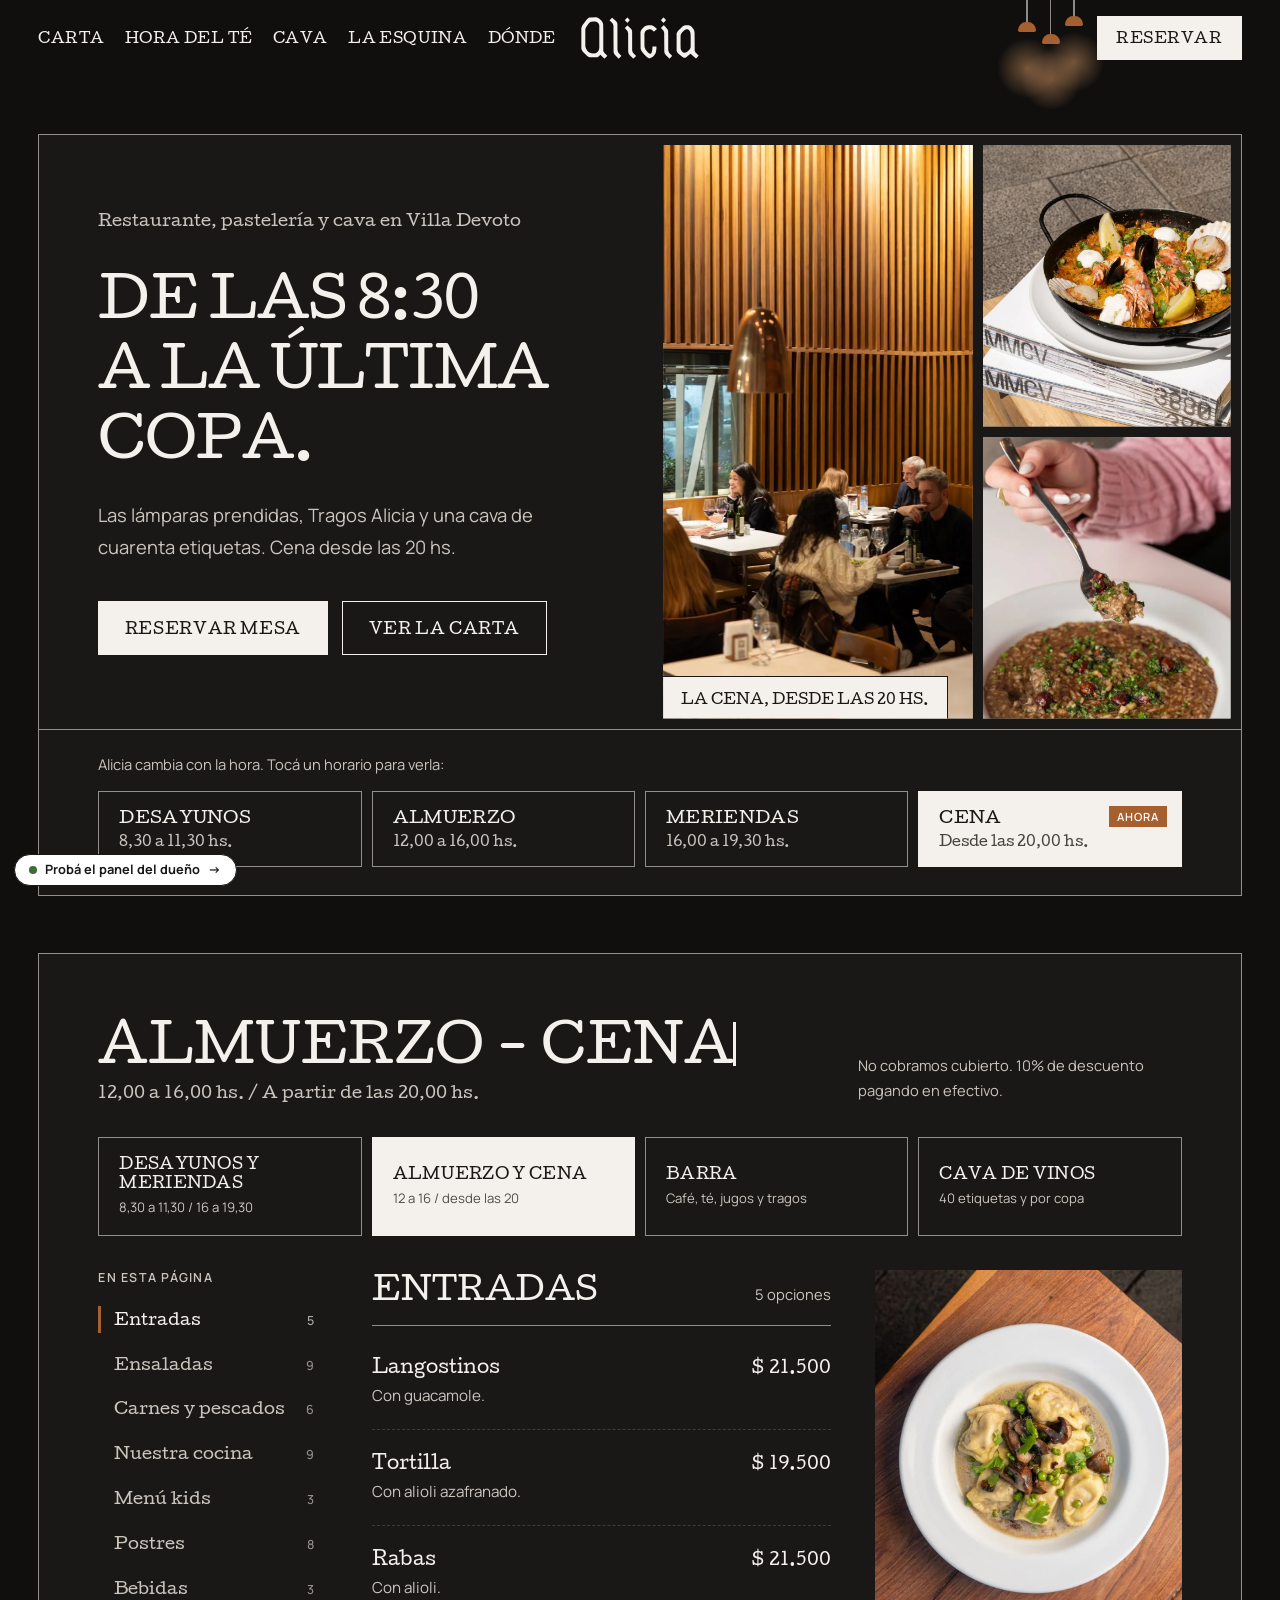
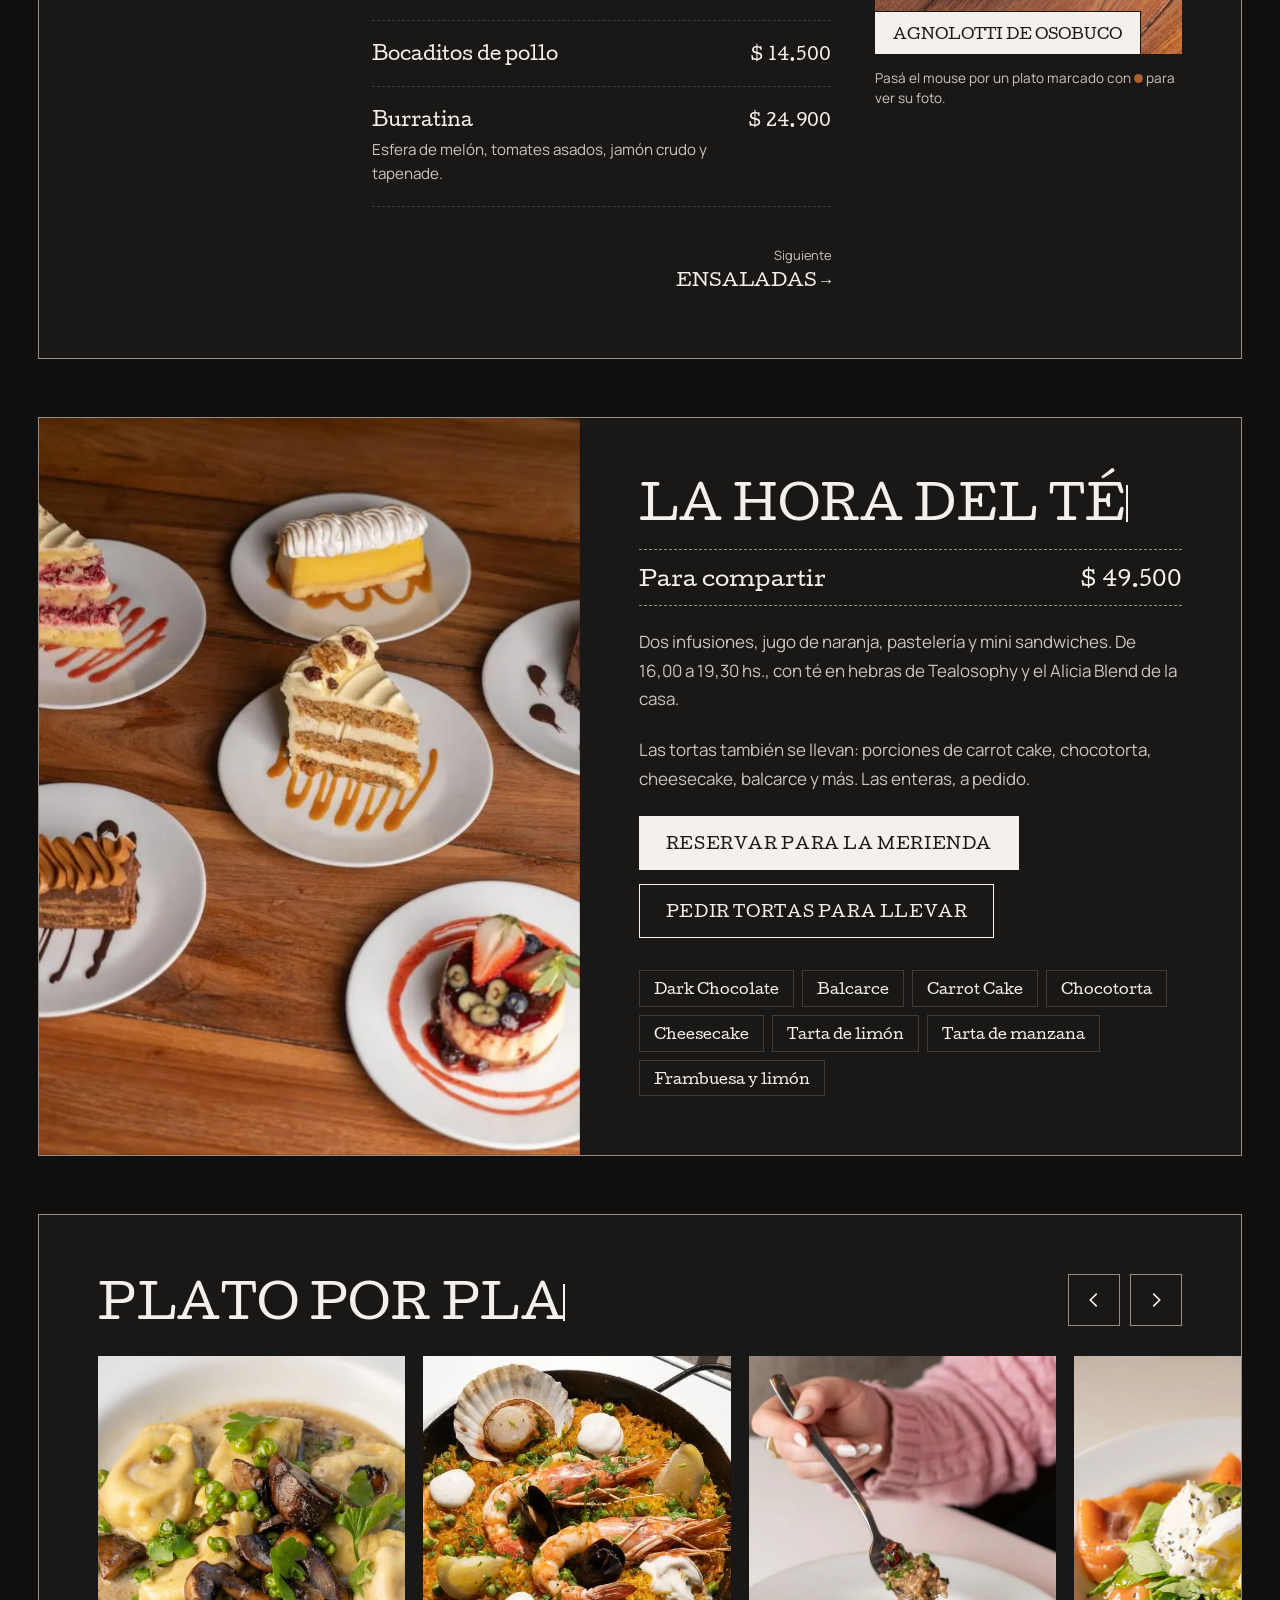
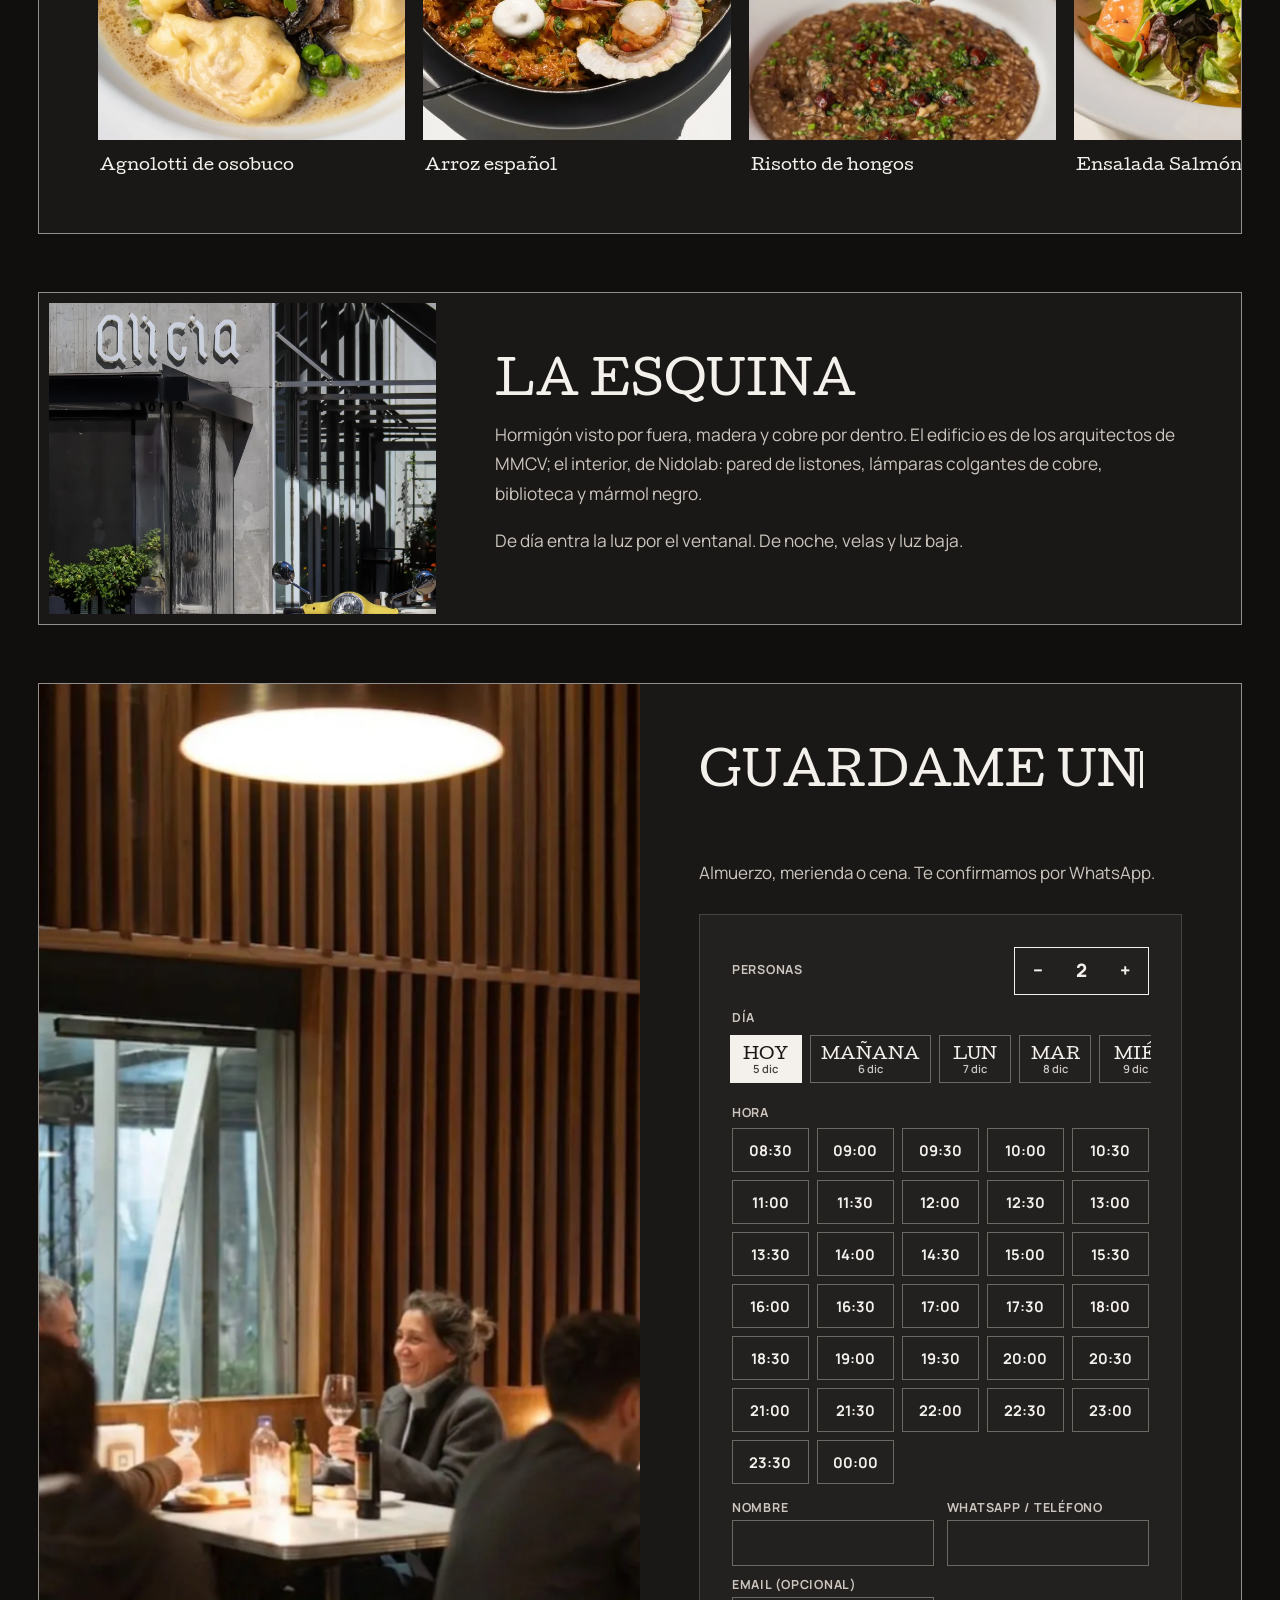
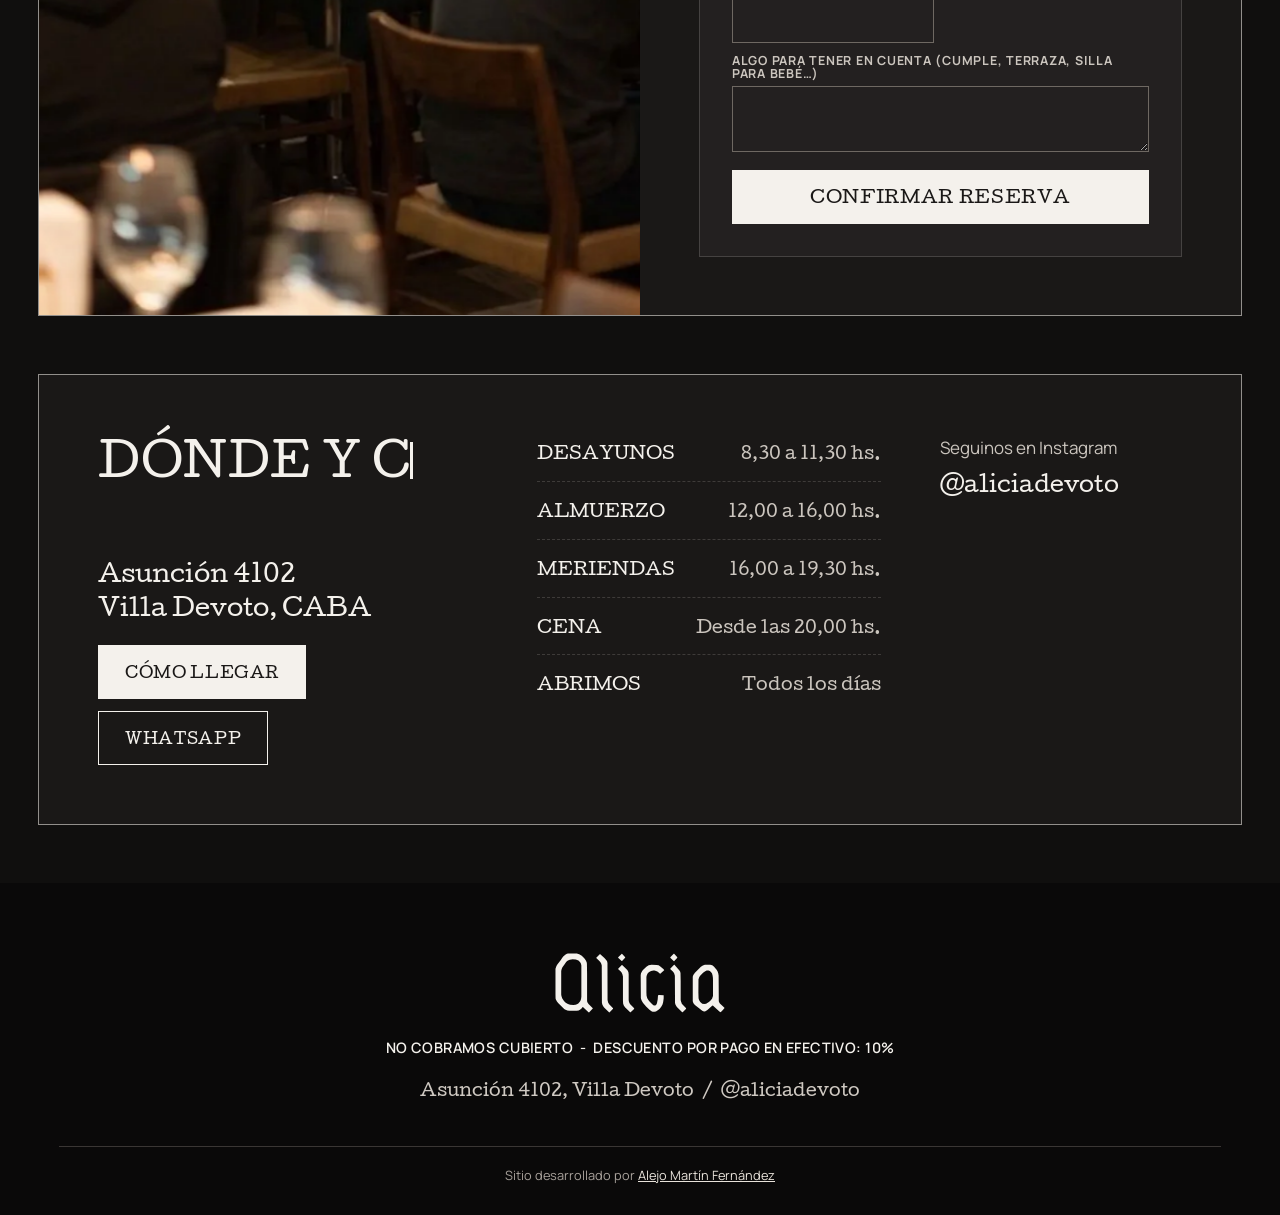
<file: index.html>
<!doctype html>
<html lang="es" class="tarde">
<head>
<meta charset="utf-8">
<meta name="viewport" content="width=device-width, initial-scale=1, viewport-fit=cover">
<title>Alicia · Restaurante en Villa Devoto</title>
<meta name="description" content="Alicia, Villa Devoto. Desayunos, almuerzos, la hora del té y cenas en una esquina de hormigón. Carta, cava de vinos y reservas online.">
<meta name="theme-color" content="#F4F1EC">
<meta property="og:title" content="Alicia · Villa Devoto">
<meta property="og:description" content="De las 8:30 a la última copa. Carta, cava y reservas.">
<meta property="og:image" content="https://alicia-devoto.vercel.app/img/og.jpg">
<meta property="og:image:width" content="1200">
<meta property="og:image:height" content="630">
<meta property="og:url" content="https://alicia-devoto.vercel.app/">
<meta property="og:type" content="website">
<meta name="twitter:card" content="summary_large_image">
<link rel="icon" href="img/favicon.png">
<script>
  // intro y entradas: solo con JS y sin "reducir movimiento" (si no, todo se ve de una)
  (function () {
    var d = document.documentElement;
    if (!matchMedia('(prefers-reduced-motion: reduce)').matches) d.classList.add('con-intro', 'con-revela');
    // modo noche antes de pintar (así la intro ya sale oscura de noche)
    var ba = new Date(new Date().toLocaleString('en-US', { timeZone: 'America/Argentina/Buenos_Aires' }));
    var h = ba.getHours() * 60 + ba.getMinutes();
    var m = new URLSearchParams(location.search).get('momento');
    if (m === 'noche' || (!m && (h >= 1170 || h < 510))) { d.classList.remove('tarde'); d.classList.add('noche'); }
  })();
</script>
<link rel="preconnect" href="https://fonts.googleapis.com">
<link rel="preconnect" href="https://fonts.gstatic.com" crossorigin>
<link href="https://fonts.googleapis.com/css2?family=Cutive&family=Manrope:wght@400;500;600;700&display=swap" rel="stylesheet">
<link rel="preload" as="image" href="img/logo.svg">
<link rel="stylesheet" href="kit/kit.css?v=3">
<link rel="stylesheet" href="css/style.css?v=3">
</head>
<body>
<a class="saltar" href="#carta">Ir a la carta</a>

<!-- ============ INTRO: la carta que se abre ============ -->
<div class="intro" aria-hidden="true">
  <div class="intro__hoja intro__hoja--arriba"></div>
  <div class="intro__hoja intro__hoja--abajo"></div>
  <div class="intro__centro">
    <div class="intro__logo"><img src="img/logo.svg" alt="" class="logo-claro" width="352" height="125"><img src="img/logo-blanco.svg" alt="" class="logo-oscuro" width="352" height="125"></div>
    <span class="intro__linea"></span>
    <p class="intro__texto" data-intro-texto>Villa Devoto · desde las 8:30</p>
  </div>
</div>

<!-- ============ BARRA (fija) ============ -->
<header class="barra" id="inicio">
  <div class="barra__in">
    <nav class="barra__nav" aria-label="Secciones">
      <a href="#carta">Carta</a>
      <a href="#te">Hora del té</a>
      <a href="#carta" data-ir-pagina="cava">Cava</a>
      <a href="#esquina">La esquina</a>
      <a href="#donde">Dónde</a>
    </nav>
    <a class="barra__logo" href="#inicio" aria-label="Alicia, inicio"><img src="img/logo.svg" alt="Alicia" width="352" height="125" class="logo-claro"><img src="img/logo-blanco.svg" alt="" width="352" height="125" class="logo-oscuro"></a>
    <div class="barra__der">
      <div class="lamparas" aria-hidden="true"><span class="lampara" style="--h:22px"></span><span class="lampara" style="--h:34px"></span><span class="lampara" style="--h:16px"></span></div>
      <button type="button" class="boton boton--lleno boton--chico" data-kit-open="reservas">Reservar</button>
      <button type="button" class="barra__menu" aria-expanded="false" aria-controls="menu-movil" aria-label="Abrir menú"><span></span><span></span></button>
    </div>
  </div>
  <div class="menu-movil" id="menu-movil" hidden>
    <a href="#carta">Carta</a>
    <a href="#te">Hora del té</a>
    <a href="#carta" data-ir-pagina="cava">Cava de vinos</a>
    <a href="#esquina">La esquina</a>
    <a href="#reservas">Reservar mesa</a>
    <a href="#donde">Dónde y cuándo</a>
  </div>
</header>

<main>
  <!-- ============ HERO ============ -->
  <section class="hoja hero" aria-labelledby="hero-t">
    <div class="hero__texto">
      <p class="hero__kicker" data-entra style="--d:0">Restaurante, pastelería y cava en Villa Devoto</p>
      <h1 id="hero-t" class="hero__titulo" aria-label="De las 8:30 a la última copa.">
        <span class="renglon"><span data-entra style="--d:1">De las 8:30</span></span>
        <span class="renglon"><span data-entra style="--d:2">a la última</span></span>
        <span class="renglon"><span data-entra style="--d:3">copa.</span></span>
      </h1>
      <p class="hero__bajada" data-momento-texto data-entra style="--d:5">Desayunos, almuerzos, la hora del té y cenas en una esquina de hormigón de Devoto. No cobramos cubierto.</p>
      <div class="hero__ctas" data-entra style="--d:6">
        <button type="button" class="boton boton--lleno" data-kit-open="reservas">Reservar mesa</button>
        <a class="boton" href="#carta">Ver la carta</a>
      </div>
    </div>
    <div class="hero__fotos">
      <figure class="hero__foto hero__foto--grande" data-entra-foto style="--d:2">
        <img data-slot="a" src="img/platos/cheesecake-mesa.webp" alt="Cheesecake con frutos rojos sobre mesa de madera" width="900" height="1125" fetchpriority="high">
        <figcaption class="etiqueta" data-slot-pie="a">Cheesecake <span>$ 12.900</span></figcaption>
      </figure>
      <figure class="hero__foto" data-entra-foto style="--d:4"><img data-slot="b" src="img/local/salon-cobre.webp" alt="Salón con lámparas de cobre" width="1400" height="1750"></figure>
      <figure class="hero__foto" data-entra-foto style="--d:5"><img data-slot="c" src="img/platos/tortas.webp" alt="Tortas de la merienda" width="640" height="960"></figure>
    </div>
    <div class="reloj">
      <p class="reloj__ayuda" data-entra style="--d:7">Alicia cambia con la hora. Tocá un horario para verla:</p>
      <div class="reloj__fila" role="group" aria-label="Servicios del día">
        <button type="button" class="reloj__btn" data-momento="manana" data-entra style="--d:7"><span class="reloj__n">Desayunos</span><span class="reloj__h">8,30 a 11,30 hs.</span><span class="reloj__ahora">Ahora</span></button>
        <button type="button" class="reloj__btn" data-momento="mediodia" data-entra style="--d:8"><span class="reloj__n">Almuerzo</span><span class="reloj__h">12,00 a 16,00 hs.</span><span class="reloj__ahora">Ahora</span></button>
        <button type="button" class="reloj__btn" data-momento="tarde" data-entra style="--d:9"><span class="reloj__n">Meriendas</span><span class="reloj__h">16,00 a 19,30 hs.</span><span class="reloj__ahora">Ahora</span></button>
        <button type="button" class="reloj__btn" data-momento="noche" data-entra style="--d:10"><span class="reloj__n">Cena</span><span class="reloj__h">Desde las 20,00 hs.</span><span class="reloj__ahora">Ahora</span></button>
      </div>
    </div>
  </section>

  <!-- ============ CARTA ============ -->
  <section class="hoja carta" id="carta" aria-labelledby="carta-t">
    <div class="carta__cabeza">
      <div>
        <h2 id="carta-t" class="carta__titulo"><span class="maquina" data-maquina>La carta</span></h2>
        <p class="carta__horas" data-pagina-horas></p>
      </div>
      <p class="carta__nota">No cobramos cubierto. 10% de descuento pagando en efectivo.</p>
    </div>
    <div class="paginas" role="tablist" aria-label="Páginas de la carta">
      <button type="button" role="tab" class="pagina" data-pagina="manana" aria-selected="false"><b>Desayunos y meriendas</b><span>8,30 a 11,30 / 16 a 19,30</span></button>
      <button type="button" role="tab" class="pagina" data-pagina="cocina" aria-selected="false"><b>Almuerzo y cena</b><span>12 a 16 / desde las 20</span></button>
      <button type="button" role="tab" class="pagina" data-pagina="barra" aria-selected="false"><b>Barra</b><span>Café, té, jugos y tragos</span></button>
      <button type="button" role="tab" class="pagina" data-pagina="cava" aria-selected="false"><b>Cava de vinos</b><span>40 etiquetas y por copa</span></button>
    </div>
    <div class="carta__cuerpo">
      <nav class="indice" aria-label="Secciones de esta página" data-indice></nav>
      <div class="carta__lista">
        <div class="seccion-cabeza" data-seccion-cabeza aria-live="polite"></div>
        <div data-kit="carta" class="carta__kit"></div>
        <div class="carta__pasar" data-pasar></div>
        <div class="cava" data-cava hidden>
          <div class="cava__filtros" role="group" aria-label="Filtrar por cepa" data-cava-filtros></div>
          <div class="cava__detalle" data-cava-detalle aria-live="polite">
            <p class="cava__ayuda">Tocá una botella para sacarla del estante.</p>
          </div>
          <div class="cava__estante" data-cava-estante></div>
          <div data-cava-copa></div>
        </div>
      </div>
      <aside class="carta__marco" aria-hidden="true">
        <figure class="marco">
          <img data-marco-img src="img/platos/tortas.webp" alt="" decoding="async">
          <figcaption class="etiqueta" data-marco-pie>Pasá por un plato con foto</figcaption>
        </figure>
        <p class="marco__ayuda">Pasá el mouse por un plato marcado con <span class="punto-foto" aria-hidden="true"></span> para ver su foto.</p>
      </aside>
    </div>
  </section>

  <!-- ============ HORA DEL TÉ ============ -->
  <section class="hoja te" id="te" aria-labelledby="te-t">
    <figure class="te__foto" data-revela="foto"><img src="img/platos/tortas.webp" alt="Porciones de torta de la merienda" loading="lazy" decoding="async" width="640" height="960"></figure>
    <div class="te__texto">
      <h2 id="te-t" class="titulo-seccion" data-tipea>La hora del té</h2>
      <p class="te__precio" data-revela style="--d:1"><span>Para compartir</span><span>$ 49.500</span></p>
      <p data-revela style="--d:2">Dos infusiones, jugo de naranja, pastelería y mini sandwiches. De 16,00 a 19,30 hs., con té en hebras de Tealosophy y el Alicia Blend de la casa.</p>
      <p data-revela style="--d:3">Las tortas también se llevan: porciones de carrot cake, chocotorta, cheesecake, balcarce y más. Las enteras, a pedido.</p>
      <div class="te__ctas" data-revela style="--d:4">
        <button type="button" class="boton boton--lleno" data-kit-open="reservas">Reservar para la merienda</button>
        <a class="boton" href="#carta" data-ir-pagina="manana" data-ir-seccion="tortas">Pedir tortas para llevar</a>
      </div>
      <ul class="te__tortas" aria-label="Sabores de torta" data-revela style="--d:5">
        <li>Dark Chocolate</li><li>Balcarce</li><li>Carrot Cake</li><li>Chocotorta</li><li>Cheesecake</li><li>Tarta de limón</li><li>Tarta de manzana</li><li>Frambuesa y limón</li>
      </ul>
    </div>
  </section>

  <!-- ============ GALERÍA ============ -->
  <section class="hoja galeria" aria-labelledby="galeria-t">
    <div class="galeria__cabeza">
      <h2 id="galeria-t" class="titulo-seccion" data-tipea>Plato por plato</h2>
      <div class="galeria__flechas">
        <button type="button" class="flecha" data-gal="-1" aria-label="Fotos anteriores"><svg viewBox="0 0 24 24" aria-hidden="true"><path d="M15 5l-7 7 7 7"/></svg></button>
        <button type="button" class="flecha" data-gal="1" aria-label="Fotos siguientes"><svg viewBox="0 0 24 24" aria-hidden="true"><path d="M9 5l7 7-7 7"/></svg></button>
      </div>
    </div>
    <ul class="galeria__tira" data-gal-tira>
      <li data-revela style="--d:0"><img src="img/platos/agnolotti.webp" alt="Agnolotti de osobuco" loading="lazy" decoding="async" width="900" height="1125"><p>Agnolotti de osobuco</p></li>
      <li data-revela style="--d:1"><img src="img/platos/arroz.webp" alt="Arroz español con frutos de mar" loading="lazy" decoding="async" width="576" height="720"><p>Arroz español</p></li>
      <li data-revela style="--d:2"><img src="img/platos/risotto-mano.webp" alt="Risotto de hongos" loading="lazy" decoding="async" width="640" height="800"><p>Risotto de hongos</p></li>
      <li data-revela style="--d:3"><img src="img/platos/salmon-close.webp" alt="Ensalada de salmón con huevo" loading="lazy" decoding="async" width="900" height="1125"><p>Ensalada Salmón</p></li>
      <li data-revela style="--d:4"><img src="img/platos/gnocchi.webp" alt="Gnocchi gratinados con copa de vino" loading="lazy" decoding="async" width="900" height="1125"><p>Gnocchi crema de espinaca</p></li>
      <li><img src="img/platos/ojo-de-bife.webp" alt="Ojo de bife en plancha de hierro" loading="lazy" decoding="async" width="900" height="1125"><p>Ojo de bife</p></li>
      <li><img src="img/platos/ravioles-corte.webp" alt="Ravioles de verdura" loading="lazy" decoding="async" width="900" height="1125"><p>Ravioles de verdura</p></li>
      <li><img src="img/platos/linguini.webp" alt="Linguini mediterráneo" loading="lazy" decoding="async" width="576" height="720"><p>Linguini mediterráneo</p></li>
      <li><img src="img/platos/cheesecake.webp" alt="Cheesecake con frutos rojos" loading="lazy" decoding="async" width="900" height="1125"><p>Cheesecake</p></li>
      <li><img src="img/platos/ensaladas.webp" alt="Tres ensaladas" loading="lazy" decoding="async" width="900" height="1125"><p>Ensaladas</p></li>
      <li><img src="img/platos/guarniciones.webp" alt="Guarniciones" loading="lazy" decoding="async" width="900" height="1125"><p>Guarniciones</p></li>
    </ul>
  </section>

  <!-- ============ LA ESQUINA ============ -->
  <section class="hoja esquina" id="esquina" aria-labelledby="esquina-t">
    <figure class="esquina__fachada" data-revela="foto"><img src="img/local/fachada.webp" alt="Fachada de hormigón visto con el logo de Alicia" loading="lazy" decoding="async"></figure>
    <div class="esquina__texto">
      <h2 id="esquina-t" class="titulo-seccion" data-tipea>La esquina</h2>
      <p data-revela style="--d:1">Hormigón visto por fuera, madera y cobre por dentro. El edificio es de los arquitectos de MMCV; el interior, de Nidolab: pared de listones, lámparas colgantes de cobre, biblioteca y mármol negro.</p>
      <p data-revela style="--d:2">De día entra la luz por el ventanal. De noche, velas y luz baja.</p>
    </div>
    <figure class="esquina__salon" data-revela="foto" style="--d:1"><img src="img/local/salon-vidrio.webp" alt="Salón con ventanal y lámparas de cobre" loading="lazy" decoding="async"></figure>
    <figure class="esquina__salon2" data-revela="foto" style="--d:2"><img src="img/local/salon-listones.webp" alt="Salón con pared de listones de madera" loading="lazy" decoding="async"></figure>
  </section>

  <!-- ============ RESERVAS ============ -->
  <section class="hoja reservas" id="reservas" aria-labelledby="reservas-t">
    <figure class="reservas__foto" data-revela="foto"><img src="img/local/salon-noche.webp" alt="Salón de Alicia con mesas ocupadas" loading="lazy" decoding="async"></figure>
    <div class="reservas__caja">
      <h2 id="reservas-t" class="titulo-seccion" data-tipea>Guardame una mesa</h2>
      <p class="reservas__sub" data-revela style="--d:1">Almuerzo, merienda o cena. Te confirmamos por WhatsApp.</p>
      <div data-kit="reservas"></div>
    </div>
  </section>

  <!-- ============ DÓNDE ============ -->
  <section class="hoja donde" id="donde" aria-labelledby="donde-t">
    <div class="donde__dir">
      <h2 id="donde-t" class="titulo-seccion" data-tipea>Dónde y cuándo</h2>
      <p class="donde__calle" data-revela style="--d:1">Asunción 4102<br>Villa Devoto, CABA</p>
      <div class="donde__ctas" data-revela style="--d:2">
        <a class="boton boton--lleno" href="https://www.google.com/maps/search/?api=1&query=Asunci%C3%B3n+4102%2C+Villa+Devoto%2C+CABA" target="_blank" rel="noopener">Cómo llegar</a>
        <a class="boton" href="#" data-wa target="_blank" rel="noopener">WhatsApp</a>
      </div>
    </div>
    <dl class="donde__horas" data-revela style="--d:2">
      <div><dt>Desayunos</dt><dd>8,30 a 11,30 hs.</dd></div>
      <div><dt>Almuerzo</dt><dd>12,00 a 16,00 hs.</dd></div>
      <div><dt>Meriendas</dt><dd>16,00 a 19,30 hs.</dd></div>
      <div><dt>Cena</dt><dd>Desde las 20,00 hs.</dd></div>
      <div><dt>Abrimos</dt><dd>Todos los días</dd></div>
    </dl>
    <div class="donde__ig" data-revela style="--d:3">
      <p>Seguinos en Instagram</p>
      <a href="https://www.instagram.com/aliciadevoto/" target="_blank" rel="noopener">@aliciadevoto</a>
    </div>
  </section>
</main>

<!-- ============ PIE ============ -->
<footer class="pie">
  <img src="img/logo-blanco.svg" alt="Alicia" class="pie__logo" width="352" height="125" loading="lazy">
  <p class="pie__leyenda">No cobramos cubierto &nbsp;-&nbsp; Descuento por pago en efectivo: 10%</p>
  <p class="pie__datos">Asunción 4102, Villa Devoto &nbsp;/&nbsp; <a href="https://www.instagram.com/aliciadevoto/" target="_blank" rel="noopener">@aliciadevoto</a></p>
  <p class="pie__credito">Sitio desarrollado por <a href="https://alejomfernandez.com.ar" target="_blank" rel="noopener">Alejo Martín Fernández</a></p>
</footer>

<script type="module" src="js/main.js?v=3"></script>
</body>
</html>
</file>
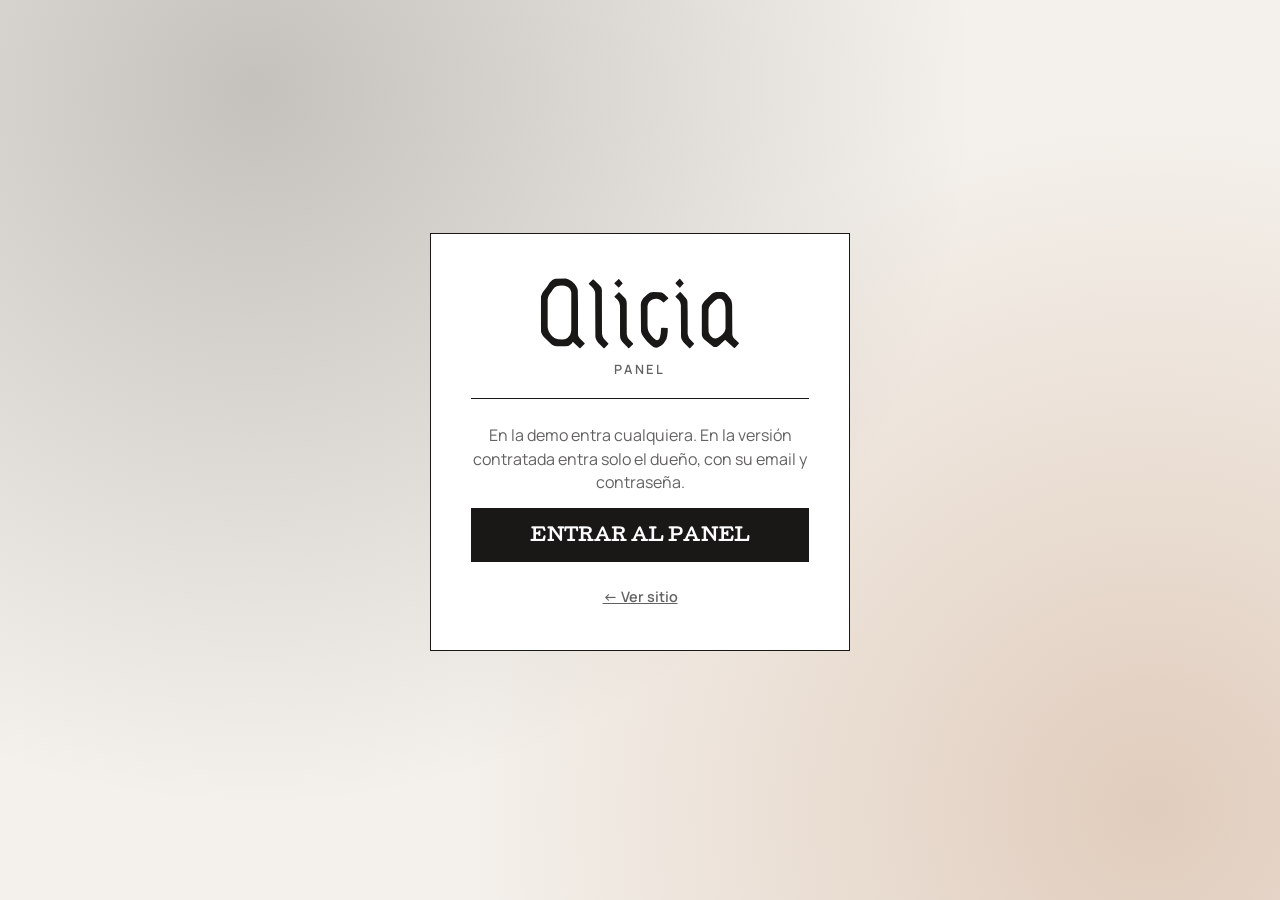
<file: admin/index.html>
<!doctype html>
<!-- Plantilla del panel. Va en web/admin/index.html de cada demo (scripts/instalar.mjs la copia). -->
<html lang="es">
<head>
<meta charset="utf-8">
<meta name="viewport" content="width=device-width, initial-scale=1, viewport-fit=cover">
<meta name="robots" content="noindex, nofollow">
<meta name="theme-color" content="#1A1817">
<title>Panel · Alicia</title>
<link rel="icon" href="../img/favicon.png">
<script>
  // /admin sin barra final rompe las rutas relativas en algunos servidores (XAMPP): la agregamos.
  if (!/\/$|\.html$/.test(location.pathname)) location.replace(location.pathname + '/' + location.search + location.hash);
</script>
<link rel="stylesheet" href="../kit/kit.css?v=3">
<link rel="stylesheet" href="../kit/admin/admin.css?v=3">
</head>
<body>
<div id="kit-admin" class="kit-root kit-admin" aria-busy="true"></div>
<script type="module">
  import { initAdmin } from '../kit/admin/admin.js?v=3';
  initAdmin({ config: '../cliente.json', sitio: '../' });
</script>
</body>
</html>
</file>
<file: kit/kit.css>
/* KIT DEMOS — estilos de módulos y popups.
   Todo sale de las variables --kit-* que arma core/theme.js desde cliente.json → marca.
   Cada demo puede pisar cualquier variable o clase .kit-* en su propio CSS. */

:root {
  --kit-bg: #fff; --kit-surface: #fff; --kit-text: #151515; --kit-muted: #666; --kit-primary: #111; --kit-on-primary: #fff;
  --kit-accent: #fc0; --kit-on-accent: #111; --kit-border: #ddd; --kit-ok: #1f9d55; --kit-warn: #d97706; --kit-danger: #d42a1d;
  --kit-font-head: inherit; --kit-font-body: inherit; --kit-head-case: uppercase;
  --kit-radius: 14px; --kit-radius-btn: 12px; --kit-border-w: 1.5px; --kit-shadow: 0 10px 30px -12px rgba(0,0,0,.35);
  --kit-ease: cubic-bezier(.2,.8,.2,1); --kit-z: 9000;
}
.kit-root, .kit-root *, .kit-root *::before, .kit-root *::after { box-sizing: border-box; }
.kit-root [hidden], .kit-root[hidden] { display: none !important; }
.kit-root { font-family: var(--kit-font-body); color: var(--kit-text); -webkit-tap-highlight-color: transparent; }
.kit-sr { position: absolute !important; width: 1px; height: 1px; overflow: hidden; clip: rect(0 0 0 0); white-space: nowrap; }
html.kit-lock { overflow: hidden; }
html.kit-lock body { overflow: hidden; touch-action: none; }

/* ---------- botones ---------- */
.kit-btn {
  appearance: none; display: inline-flex; align-items: center; justify-content: center; gap: .45em;
  min-height: 44px; padding: .7em 1.15em; border: var(--kit-border-w) solid var(--kit-primary); border-radius: var(--kit-radius-btn);
  background: var(--kit-primary); color: var(--kit-on-primary); font: 700 .95rem/1.1 var(--kit-font-body); text-decoration: none;
  cursor: pointer; transition: transform .15s var(--kit-ease), filter .15s, background .2s, box-shadow .2s; white-space: nowrap;
}
.kit-btn:hover { filter: brightness(1.08); }
.kit-btn:active { transform: translateY(1px) scale(.98); }
.kit-btn:focus-visible, .kit-chip:focus-visible, .kit-tab:focus-visible, .kit-add:focus-visible, .kit-x:focus-visible { outline: 3px solid var(--kit-accent); outline-offset: 2px; }
.kit-btn--ghost { background: var(--kit-surface); color: var(--kit-text); border-color: var(--kit-border); }
.kit-btn--danger { background: var(--kit-danger); border-color: var(--kit-danger); color: #fff; }
.kit-btn--danger-t { color: var(--kit-danger); }
.kit-btn--sm { min-height: 36px; padding: .45em .85em; font-size: .85rem; }
.kit-btn--big { min-height: 54px; font-size: 1.05rem; font-family: var(--kit-font-head); text-transform: var(--kit-head-case); letter-spacing: .02em; }
.kit-btn--block { width: 100%; }
.kit-btn[disabled] { opacity: .55; cursor: not-allowed; }
.kit-btn.is-loading { position: relative; color: transparent !important; }
.kit-btn.is-loading::after { content: ""; position: absolute; width: 20px; height: 20px; border: 2.5px solid var(--kit-on-primary); border-right-color: transparent; border-radius: 50%; animation: kit-spin .7s linear infinite; }
.kit-icon { appearance: none; width: 36px; height: 36px; display: inline-grid; place-items: center; border: var(--kit-border-w) solid var(--kit-border); border-radius: 10px; background: var(--kit-surface); color: var(--kit-text); cursor: pointer; font-size: 1rem; }
.kit-icon--danger { color: var(--kit-danger); }
.kit-icon[disabled] { opacity: .35; cursor: default; }
.kit-row { display: flex; gap: .6rem; flex-wrap: wrap; align-items: center; }
.kit-row--end { justify-content: flex-end; } .kit-row--center { justify-content: center; } .kit-row--between { justify-content: space-between; }
.kit-row--stack { flex-direction: column; align-items: stretch; }

/* ---------- badges / tags ---------- */
.kit-badge { display: inline-flex; align-items: center; gap: .3em; padding: .28em .6em; border-radius: 999px; font: 700 .72rem/1 var(--kit-font-body); letter-spacing: .02em; background: color-mix(in srgb, var(--kit-text) 9%, var(--kit-surface)); color: var(--kit-text); white-space: nowrap; }
.kit-badge--ok { background: color-mix(in srgb, var(--kit-ok) 16%, var(--kit-surface)); color: color-mix(in srgb, var(--kit-ok) 75%, #000); }
.kit-badge--warn { background: color-mix(in srgb, var(--kit-warn) 18%, var(--kit-surface)); color: color-mix(in srgb, var(--kit-warn) 70%, #000); }
.kit-badge--danger, .kit-badge--off { background: color-mix(in srgb, var(--kit-danger) 14%, var(--kit-surface)); color: color-mix(in srgb, var(--kit-danger) 80%, #000); }
.kit-badge--new { background: var(--kit-accent); color: var(--kit-on-accent); animation: kit-pulse 1.4s ease-in-out 3; }
.kit-tag { display: inline-grid; place-items: center; width: 1.15em; height: 1.15em; vertical-align: -.12em; margin-left: .15em; color: var(--kit-primary); }
.kit-tag svg { width: 100%; height: 100%; }
.kit-tag--txt { width: auto; height: auto; font-size: .7em; padding: .15em .45em; border-radius: 999px; background: var(--kit-accent); color: var(--kit-on-accent); }

/* ---------- carta ---------- */
.kit-carta { --kit-cols: 1; }
.kit-tabs { display: flex; gap: .5rem; overflow-x: auto; scrollbar-width: none; padding: 2px 2px 10px; margin-bottom: .5rem; scroll-snap-type: x proximity; }
.kit-tabs::-webkit-scrollbar { display: none; }
.kit-tab {
  appearance: none; flex: 0 0 auto; scroll-snap-align: start; min-height: 44px; padding: .55em 1.1em;
  border: var(--kit-border-w) solid var(--kit-text); border-radius: var(--kit-radius-btn); background: var(--kit-surface); color: var(--kit-text);
  font: 700 .95rem/1 var(--kit-font-head); text-transform: var(--kit-head-case); letter-spacing: .03em; cursor: pointer; transition: background .2s, color .2s, transform .15s;
}
.kit-tab.is-on { background: var(--kit-primary); border-color: var(--kit-primary); color: var(--kit-on-primary); }
.kit-carta__panel { display: grid; grid-template-columns: repeat(var(--kit-cols), minmax(0, 1fr)); gap: 0 2rem; }
.kit-item {
  display: grid; grid-template-columns: auto minmax(0, 1fr) auto; gap: .9rem; align-items: center; padding: 1rem 0;
  border-bottom: var(--kit-border-w) dashed var(--kit-border); min-width: 0;
  animation: kit-up .5s var(--kit-ease) both; animation-delay: calc(var(--i, 0) * 45ms);
}
.kit-item:not(:has(.kit-item__foto)) { grid-template-columns: minmax(0, 1fr) auto; }
.kit-item.is-off { opacity: .55; }
.kit-item__foto { width: 64px; height: 64px; object-fit: cover; border-radius: calc(var(--kit-radius) * .7); }
.kit-item__name { margin: 0 0 .25rem; font: 400 1.2rem/1.05 var(--kit-font-head); text-transform: var(--kit-head-case); }
.kit-item__n { margin-right: .5em; color: var(--kit-primary); }
.kit-item__desc { margin: 0; color: var(--kit-muted); font-size: .9rem; line-height: 1.4; }
.kit-item__side { display: flex; flex-direction: column; align-items: flex-end; gap: .45rem; }
.kit-price { font: 700 1.05rem/1 var(--kit-font-body); white-space: nowrap; }
.kit-price--na { font-size: .85rem; color: var(--kit-muted); font-weight: 600; }
.kit-add {
  appearance: none; min-height: 40px; padding: .45em .9em; border: var(--kit-border-w) solid var(--kit-primary); border-radius: var(--kit-radius-btn);
  background: var(--kit-surface); color: var(--kit-primary); font: 800 .85rem/1 var(--kit-font-body); cursor: pointer; white-space: nowrap;
  transition: background .2s, color .2s, transform .12s;
}
.kit-add:hover { background: var(--kit-primary); color: var(--kit-on-primary); }
.kit-add:active { transform: scale(.94); }
.kit-step { display: inline-flex; align-items: center; border: var(--kit-border-w) solid var(--kit-primary); border-radius: var(--kit-radius-btn); background: var(--kit-primary); color: var(--kit-on-primary); overflow: hidden; animation: kit-pop .25s var(--kit-ease); }
.kit-step button { appearance: none; width: 38px; height: 38px; border: 0; background: transparent; color: inherit; font: 800 1.15rem/1 var(--kit-font-body); cursor: pointer; }
.kit-step button:disabled { opacity: .35; cursor: default; }
.kit-step output { min-width: 1.6em; text-align: center; font-weight: 800; }
.kit-step--lg button { width: 46px; height: 46px; }
.kit-step--lg output { min-width: 2.2em; font-size: 1.15rem; }
@media (min-width: 900px) { .kit-carta { --kit-cols: 2; } }

/* ---------- botón flotante del carrito ---------- */
.kit-fab {
  position: fixed; z-index: calc(var(--kit-z) - 2); right: max(14px, env(safe-area-inset-right)); bottom: max(14px, env(safe-area-inset-bottom));
  display: flex; align-items: center; gap: .7rem; padding: .55rem 1rem .55rem .6rem; min-height: 58px;
  border: var(--kit-border-w) solid var(--kit-text); border-radius: var(--kit-radius-btn); background: var(--kit-primary); color: var(--kit-on-primary);
  box-shadow: var(--kit-shadow); cursor: pointer; font-family: var(--kit-font-body); text-align: left;
  animation: kit-in-up .45s var(--kit-ease) both;
}
.kit-fab__ico { width: 40px; height: 40px; display: grid; place-items: center; border-radius: calc(var(--kit-radius-btn) * .8); background: color-mix(in srgb, var(--kit-on-primary) 16%, transparent); }
.kit-fab__ico svg { width: 22px; height: 22px; fill: none; stroke: currentColor; stroke-width: 2; stroke-linejoin: round; }
.kit-fab__txt { display: flex; flex-direction: column; line-height: 1.1; }
.kit-fab__label { font: 400 1rem/1 var(--kit-font-head); text-transform: var(--kit-head-case); letter-spacing: .03em; }
.kit-fab__total { font-weight: 700; font-size: .9rem; opacity: .92; }
.kit-fab__n { position: absolute; top: -9px; left: -9px; min-width: 26px; height: 26px; padding: 0 6px; display: grid; place-items: center; border-radius: 999px; background: var(--kit-accent); color: var(--kit-on-accent); font: 800 .8rem/1 var(--kit-font-body); border: 2px solid var(--kit-text); }
.kit-fab.bump { animation: kit-bump .45s var(--kit-ease); }
.kit-fly { position: fixed; z-index: var(--kit-z); width: 54px; height: 54px; margin: -27px 0 0 -27px; border-radius: 50%; background: var(--kit-accent); overflow: hidden; pointer-events: none; transition: transform .6s cubic-bezier(.5,-.3,.7,1), opacity .6s; box-shadow: 0 4px 14px rgba(0,0,0,.25); }
.kit-fly img { width: 100%; height: 100%; object-fit: cover; }

/* píldora "probá el panel" (solo demo) */
.kit-demo-pill {
  position: fixed; z-index: calc(var(--kit-z) - 3); left: max(14px, env(safe-area-inset-left)); bottom: max(14px, env(safe-area-inset-bottom));
  display: inline-flex; align-items: center; gap: .5rem; padding: .55rem .9rem; border-radius: 999px; background: var(--kit-surface); color: var(--kit-text);
  border: var(--kit-border-w) solid var(--kit-text); box-shadow: var(--kit-shadow); font: 700 .8rem/1 var(--kit-font-body); text-decoration: none;
  opacity: 0; transform: translateY(20px); transition: opacity .4s, transform .4s var(--kit-ease);
}
.kit-demo-pill.is-in { opacity: 1; transform: none; }
.kit-demo-pill__dot { width: 8px; height: 8px; border-radius: 50%; background: var(--kit-ok); box-shadow: 0 0 0 0 var(--kit-ok); animation: kit-ping 2s infinite; }
@media (max-width: 640px) { html.kit-has-cart .kit-demo-pill { bottom: calc(max(14px, env(safe-area-inset-bottom)) + 70px); } }

/* ---------- popups ---------- */
.kit-pop { position: fixed; inset: 0; z-index: var(--kit-z); display: grid; place-items: center; padding: 16px; }
.kit-pop__back { position: absolute; inset: 0; background: color-mix(in srgb, var(--kit-text) 55%, transparent); opacity: 0; transition: opacity .25s; }
.kit-pop__box {
  position: relative; width: min(520px, 100%); max-height: min(88vh, 100%); max-height: min(88dvh, 100%); display: flex; flex-direction: column;
  background: var(--kit-bg); color: var(--kit-text); border: var(--kit-border-w) solid var(--kit-text); border-radius: var(--kit-radius);
  box-shadow: var(--kit-shadow); outline: none; overflow: hidden;
  opacity: 0; transform: translateY(24px) scale(.97); transition: opacity .25s, transform .3s var(--kit-ease);
}
.kit-pop.is-open .kit-pop__back { opacity: 1; }
.kit-pop.is-open .kit-pop__box { opacity: 1; transform: none; }
.kit-pop.is-closing .kit-pop__box { transform: translateY(16px) scale(.98); }
.kit-pop__head { color: var(--kit-text); margin: 0; display: flex; align-items: center; justify-content: space-between; gap: 1rem; padding: 14px 14px 10px 20px; border-bottom: var(--kit-border-w) solid var(--kit-border); background: var(--kit-bg); }
.kit-pop__title { margin: 0; font: 400 1.35rem/1.05 var(--kit-font-head); text-transform: var(--kit-head-case); letter-spacing: .02em; }
.kit-pop--sm .kit-pop__head { border-bottom: 0; padding-bottom: 0; }
.kit-pop__body { padding: 16px 20px 20px; overflow: auto; overscroll-behavior: contain; -webkit-overflow-scrolling: touch; }
.kit-x { appearance: none; flex: 0 0 auto; width: 42px; height: 42px; display: grid; place-items: center; border: var(--kit-border-w) solid var(--kit-border); border-radius: 50%; background: var(--kit-surface); color: var(--kit-text); cursor: pointer; transition: transform .2s; }
.kit-x:hover { transform: rotate(90deg); }
.kit-x svg { width: 18px; height: 18px; stroke: currentColor; stroke-width: 2.4; stroke-linecap: round; }
.kit-pop--sm .kit-pop__box { width: min(420px, 100%); }
.kit-pop--editor .kit-pop__box { width: min(560px, 100%); }
.kit-pop--resv .kit-pop__box { width: min(600px, 100%); }

/* drawer: hoja inferior en mobile, panel lateral en desktop */
.kit-pop--drawer { place-items: end stretch; padding: 0; }
.kit-pop--drawer .kit-pop__box { width: 100%; max-height: 92vh; max-height: 92dvh; border-radius: var(--kit-radius) var(--kit-radius) 0 0; border-bottom: 0; transform: translateY(100%); }
.kit-pop--drawer .kit-pop__body { padding: 0; display: flex; flex-direction: column; min-height: 0; flex: 1; overflow: hidden; }
.kit-pop--drawer.is-closing .kit-pop__box { transform: translateY(100%); }
@media (min-width: 760px) {
  .kit-pop--drawer { place-items: stretch end; }
  .kit-pop--drawer .kit-pop__box { width: min(440px, 100%); height: 100%; max-height: none; border-radius: 0; border: 0; border-left: var(--kit-border-w) solid var(--kit-text); transform: translateX(100%); }
  .kit-pop--drawer.is-closing .kit-pop__box { transform: translateX(100%); }
}

/* ---------- carrito / checkout ---------- */
.kit-cart__scroll { flex: 1; overflow: auto; overscroll-behavior: contain; padding: 8px 20px 16px; }
.kit-lines { list-style: none; margin: 0 0 12px; padding: 0; }
.kit-line { display: grid; grid-template-columns: 52px minmax(0, 1fr) auto; gap: .75rem; align-items: center; padding: .7rem 0; border-bottom: var(--kit-border-w) dashed var(--kit-border); animation: kit-up .35s var(--kit-ease) both; }
.kit-line__img { width: 52px; height: 52px; border-radius: 10px; object-fit: cover; background: color-mix(in srgb, var(--kit-primary) 14%, var(--kit-surface)); display: block; }
.kit-line__body { display: flex; flex-direction: column; min-width: 0; }
.kit-line__body b { font: 400 1.05rem/1.1 var(--kit-font-head); text-transform: var(--kit-head-case); overflow-wrap: anywhere; }
.kit-line__body span { color: var(--kit-muted); font-size: .88rem; }
.kit-cart__foot { color: var(--kit-text); margin: 0; padding: 12px 20px max(16px, env(safe-area-inset-bottom)); border-top: var(--kit-border-w) solid var(--kit-text); background: var(--kit-surface); }
.kit-sum { display: grid; gap: .3rem; margin-bottom: .7rem; font-size: .92rem; }
.kit-sum > div { display: flex; justify-content: space-between; }
.kit-sum__total { font-size: 1.1rem; }
.kit-sum__total b { font: 400 1.5rem/1 var(--kit-font-head); }
.kit-empty { text-align: center; padding: 2.5rem 1.5rem; display: grid; gap: .5rem; justify-items: center; }
.kit-empty__t { font: 400 1.35rem/1.1 var(--kit-font-head); text-transform: var(--kit-head-case); margin: 0; }
.kit-empty p { margin: 0; color: var(--kit-muted); }
.kit-empty .kit-btn { margin-top: .8rem; }

/* ---------- formularios ---------- */
.kit-form { display: grid; gap: .85rem; }
.kit-field { display: grid; gap: .35rem; min-width: 0; }
.kit-field > span, .kit-label, .kit-pay legend { font: 700 .78rem/1 var(--kit-font-body); text-transform: uppercase; letter-spacing: .06em; color: var(--kit-muted); }
.kit-field input, .kit-field textarea, .kit-field select {
  width: 100%; min-height: 46px; padding: .7em .85em; border: var(--kit-border-w) solid var(--kit-border); border-radius: calc(var(--kit-radius-btn) * .8);
  background: var(--kit-surface); color: var(--kit-text); font: 500 16px/1.3 var(--kit-font-body); transition: border-color .2s, box-shadow .2s;
}
.kit-field textarea { resize: vertical; min-height: 64px; }
.kit-field input:focus, .kit-field textarea:focus, .kit-field select:focus { outline: none; border-color: var(--kit-primary); box-shadow: 0 0 0 3px color-mix(in srgb, var(--kit-primary) 22%, transparent); }
.kit-field-row { display: grid; grid-template-columns: 1fr 1fr; gap: .75rem; }
.kit-check { display: flex; align-items: center; gap: .6rem; font-weight: 600; cursor: pointer; }
.kit-check input { width: 20px; height: 20px; accent-color: var(--kit-primary); }
.kit-seg { display: grid; grid-auto-flow: column; grid-auto-columns: 1fr; gap: 0; padding: 4px; margin: 0; border: var(--kit-border-w) solid var(--kit-border); border-radius: var(--kit-radius-btn); background: var(--kit-surface); }
.kit-seg label { position: relative; }
.kit-seg input { position: absolute; opacity: 0; inset: 0; cursor: pointer; }
.kit-seg span { display: grid; place-items: center; min-height: 42px; border-radius: calc(var(--kit-radius-btn) * .75); font-weight: 700; font-size: .9rem; transition: background .2s, color .2s; text-align: center; padding: 0 .4rem; }
.kit-seg input:checked + span { background: var(--kit-primary); color: var(--kit-on-primary); }
.kit-seg input:focus-visible + span { outline: 3px solid var(--kit-accent); }
.kit-pay { display: grid; gap: .5rem; border: 0; padding: 0; margin: .2rem 0 0; }
.kit-pay legend { margin-bottom: .5rem; }
.kit-pay__opt { position: relative; display: block; cursor: pointer; }
.kit-pay__opt input { position: absolute; opacity: 0; }
.kit-pay__card { display: grid; gap: .15rem; padding: .8rem 1rem .8rem 2.7rem; border: var(--kit-border-w) solid var(--kit-border); border-radius: var(--kit-radius-btn); background: var(--kit-surface); transition: border-color .2s, background .2s; position: relative; }
.kit-pay__card::before { content: ""; position: absolute; left: 1rem; top: 50%; width: 18px; height: 18px; margin-top: -9px; border-radius: 50%; border: 2px solid var(--kit-border); background: var(--kit-surface); transition: border .2s; }
.kit-pay__card small { color: var(--kit-muted); }
.kit-pay__opt input:checked + .kit-pay__card { border-color: var(--kit-primary); background: color-mix(in srgb, var(--kit-primary) 7%, var(--kit-surface)); }
.kit-pay__opt input:checked + .kit-pay__card::before { border: 6px solid var(--kit-primary); }
.kit-pay__opt input:focus-visible + .kit-pay__card { outline: 3px solid var(--kit-accent); }
.kit-msg { margin: 0 0 .6rem; padding: .6rem .8rem; border-radius: 10px; background: color-mix(in srgb, var(--kit-danger) 12%, var(--kit-surface)); color: color-mix(in srgb, var(--kit-danger) 85%, #000); font-weight: 600; font-size: .9rem; }
.kit-msg.shake { animation: kit-shake .35s; }
.kit-hint { color: var(--kit-muted); font-size: .88rem; margin: 0; }
.kit-error { padding: 1rem; color: var(--kit-danger); }

/* chips (días, horas, filtros) */
.kit-chips { display: flex; gap: .5rem; flex-wrap: wrap; }
.kit-chips--scroll { flex-wrap: nowrap; overflow-x: auto; scrollbar-width: none; padding: 2px 2px 6px; margin: 0 -2px; scroll-snap-type: x proximity; }
.kit-chips--scroll::-webkit-scrollbar { display: none; }
.kit-chips--grid { display: grid; grid-template-columns: repeat(auto-fill, minmax(74px, 1fr)); }
.kit-chips--grid > .kit-hint { grid-column: 1 / -1; }
.kit-chip {
  appearance: none; flex: 0 0 auto; scroll-snap-align: start; display: inline-flex; flex-direction: column; align-items: center; justify-content: center; gap: .15rem;
  min-height: 44px; padding: .45em .8em; border: var(--kit-border-w) solid var(--kit-border); border-radius: calc(var(--kit-radius-btn) * .8);
  background: var(--kit-surface); color: var(--kit-text); font: 700 .92rem/1 var(--kit-font-body); cursor: pointer; transition: background .15s, color .15s, border-color .15s, transform .12s;
}
.kit-chip small { font-weight: 600; font-size: .7rem; opacity: .8; }
.kit-chip:not([disabled]):hover { border-color: var(--kit-primary); }
.kit-chip.is-on { background: var(--kit-primary); border-color: var(--kit-primary); color: var(--kit-on-primary); animation: kit-pop .22s var(--kit-ease); }
.kit-chip[disabled] { opacity: .45; cursor: not-allowed; text-decoration: none; }
.kit-chip.is-full { text-decoration: line-through; }
.kit-chip--day { min-width: 72px; padding: .55em .7em; }
.kit-chip--day b { font-family: var(--kit-font-head); font-weight: 400; text-transform: var(--kit-head-case); font-size: 1rem; }

/* reservas */
.kit-resv { display: grid; gap: 1.1rem; }
.kit-resv__row { display: flex; align-items: center; justify-content: space-between; gap: 1rem; }
.kit-resv__block { display: grid; gap: .55rem; min-width: 0; }
.kit-resv__datos { display: grid; gap: .8rem; }
@media (min-width: 560px) { .kit-resv__datos { grid-template-columns: 1fr 1fr; } .kit-field--full { grid-column: 1 / -1; } }
.kit-resv .kit-step { background: var(--kit-surface); color: var(--kit-text); border-color: var(--kit-text); }
[data-kit="reservas"] .kit-resv { padding: clamp(16px, 4vw, 28px); background: var(--kit-bg); border: var(--kit-border-w) solid var(--kit-text); border-radius: var(--kit-radius); box-shadow: var(--kit-shadow); }

/* confirmaciones */
.kit-done { text-align: center; display: grid; gap: .55rem; justify-items: center; padding: .5rem 0 .3rem; }
.kit-done h3 { margin: .3rem 0 0; font: 400 1.6rem/1.05 var(--kit-font-head); text-transform: var(--kit-head-case); }
.kit-done p { margin: 0 0 .6rem; color: var(--kit-muted); max-width: 34ch; }
.kit-done__ico { width: 68px; height: 68px; border-radius: 50%; display: grid; place-items: center; background: var(--kit-primary); color: var(--kit-on-primary); animation: kit-pop .45s var(--kit-ease); }
.kit-done--warn .kit-done__ico { background: var(--kit-warn); color: #fff; }
.kit-done__ico svg { width: 34px; height: 34px; fill: none; stroke: currentColor; stroke-width: 3; stroke-linecap: round; stroke-linejoin: round; stroke-dasharray: 30; animation: kit-draw .5s .2s backwards; }
.kit-confirm p { margin: .2rem 0 1.2rem; font-size: 1.02rem; line-height: 1.45; }
.kit-sim { display: grid; gap: .8rem; }
.kit-sim__tag { justify-self: start; margin: 0; padding: .25em .6em; border-radius: 6px; background: var(--kit-accent); color: var(--kit-on-accent); font: 800 .72rem/1 var(--kit-font-body); letter-spacing: .1em; }
.kit-sim p { margin: 0; color: var(--kit-muted); }
.kit-sim__total { display: flex; justify-content: space-between; align-items: baseline; padding: .9rem 1rem; border: var(--kit-border-w) dashed var(--kit-border); border-radius: var(--kit-radius-btn); }
.kit-sim__total b { font: 400 1.6rem/1 var(--kit-font-head); }

/* toasts */
.kit-toasts { position: fixed; z-index: calc(var(--kit-z) + 10); left: 50%; top: max(14px, env(safe-area-inset-top)); transform: translateX(-50%); display: grid; gap: .5rem; width: min(92vw, 420px); pointer-events: none; }
.kit-toast { padding: .75rem 1rem; border-radius: var(--kit-radius-btn); background: var(--kit-text); color: var(--kit-bg); font: 600 .92rem/1.3 var(--kit-font-body); box-shadow: 0 10px 30px -10px rgba(0,0,0,.5); opacity: 0; transform: translateY(-12px); transition: opacity .25s, transform .3s var(--kit-ease); text-align: center; }
.kit-toast--warn { background: var(--kit-warn); color: #fff; }
.kit-toast.is-in { opacity: 1; transform: none; }

/* switch */
.kit-switch { position: relative; display: inline-flex; cursor: pointer; }
.kit-switch input { position: absolute; z-index: 1; opacity: 0; width: 100%; height: 100%; margin: 0; cursor: pointer; }
.kit-switch__ui { width: 46px; height: 28px; border-radius: 999px; background: var(--kit-border); position: relative; transition: background .2s; }
.kit-switch__ui::after { content: ""; position: absolute; top: 3px; left: 3px; width: 22px; height: 22px; border-radius: 50%; background: #fff; box-shadow: 0 1px 3px rgba(0,0,0,.3); transition: transform .2s var(--kit-ease); }
.kit-switch input:checked + .kit-switch__ui { background: var(--kit-ok); }
.kit-switch input:checked + .kit-switch__ui::after { transform: translateX(18px); }
.kit-switch input:focus-visible + .kit-switch__ui { outline: 3px solid var(--kit-accent); outline-offset: 2px; }

/* ---------- animaciones ---------- */
@keyframes kit-up { from { opacity: 0; transform: translateY(12px); } }
@keyframes kit-in-up { from { opacity: 0; transform: translateY(30px) scale(.9); } }
@keyframes kit-pop { 0% { transform: scale(.85); } 60% { transform: scale(1.06); } 100% { transform: none; } }
@keyframes kit-bump { 0%, 100% { transform: none; } 35% { transform: scale(1.12) rotate(-3deg); } 65% { transform: scale(.96); } }
@keyframes kit-spin { to { transform: rotate(360deg); } }
@keyframes kit-shake { 25% { transform: translateX(-6px); } 50% { transform: translateX(5px); } 75% { transform: translateX(-3px); } }
@keyframes kit-draw { from { stroke-dashoffset: 30; } to { stroke-dashoffset: 0; } }
@keyframes kit-pulse { 50% { transform: scale(1.12); } }
@keyframes kit-ping { 0% { box-shadow: 0 0 0 0 color-mix(in srgb, var(--kit-ok) 60%, transparent); } 80%, 100% { box-shadow: 0 0 0 9px transparent; } }
@media (prefers-reduced-motion: reduce) {
  .kit-root *, .kit-fab, .kit-pop__box, .kit-item { animation: none !important; transition: none !important; }
}
</file>
<file: css/style.css>
/* ALICIA · Villa Devoto — demo (v2)
   Cada sección es una hoja de su carta, apoyada sobre la mesa, con aire alrededor.
   Espaciado: un solo sistema (--pad / --aire) para que nada quede pegado.
   Animaciones: solo transform / opacity / clip-path (fluidas a 60 fps). */

:root {
  --papel: #F4F1EC;
  --tinta: #1A1817;
  --hormigon: #9B9999;
  --liston: #AE6C36;
  --cobre: #A65F2E;
  --nogal: #6E3F2E;
  --gris: #57524F;

  --mesa: #E8E3DC;          /* el fondo detrás de las hojas */
  --bg: var(--papel);
  --fg: var(--tinta);
  --suave: var(--gris);
  --linea: color-mix(in srgb, var(--tinta) 85%, transparent);
  --linea-suave: color-mix(in srgb, var(--tinta) 18%, transparent);
  --caja: #FFFFFF;

  --maq: 'Cutive', 'Courier New', serif;
  --sans: 'Manrope', system-ui, sans-serif;

  --filete: 1.5px;
  --pad: clamp(28px, 4.6vw, 76px);        /* aire dentro de cada hoja */
  --pad-s: clamp(18px, 2.2vw, 30px);
  --aire: clamp(28px, 4.5vw, 72px);       /* aire entre hojas */
  --borde-pag: clamp(14px, 3vw, 44px);    /* margen lateral de la página */
  --ancho: 1440px;
  --barra-h: 76px;
  --ease: cubic-bezier(.2, .8, .2, 1);
  --ease-out: cubic-bezier(.16, 1, .3, 1);
}
html.noche {
  --mesa: #100F0E;
  --bg: var(--tinta);
  --fg: var(--papel);
  --suave: #CBC5BE;
  --linea: color-mix(in srgb, var(--papel) 55%, transparent);
  --linea-suave: color-mix(in srgb, var(--papel) 16%, transparent);
  --caja: #232020;
}

*, *::before, *::after { box-sizing: border-box; }
html { background: var(--mesa); color: var(--fg); overflow-x: clip; scroll-behavior: smooth; scroll-padding-top: calc(var(--barra-h) + 16px); overscroll-behavior-y: none; }
body { margin: 0; font: 400 1.0625rem/1.7 var(--sans); background: var(--mesa); color: var(--fg); overflow-x: clip; -webkit-font-smoothing: antialiased; text-rendering: optimizeLegibility; }
img { display: block; max-width: 100%; }
[hidden] { display: none !important; }
a { color: inherit; }
h1, h2, h3, p, figure, ul, dl, dd { margin: 0; }
ul { padding: 0; list-style: none; }
button { font: inherit; color: inherit; }
:focus-visible { outline: 3px solid var(--cobre); outline-offset: 3px; }
@media (prefers-reduced-motion: reduce) { html { scroll-behavior: auto; } *, *::before, *::after { animation-duration: .01ms !important; transition-duration: .01ms !important; } }

.saltar { position: absolute; left: 12px; top: -60px; z-index: 200; background: var(--fg); color: var(--bg); padding: 10px 16px; font-family: var(--maq); }
.saltar:focus { top: 12px; }

/* ---------- hojas ---------- */
main { width: min(var(--ancho), calc(100% - 2 * var(--borde-pag))); margin: 0 auto; display: grid; grid-template-columns: minmax(0, 1fr); gap: var(--aire); padding: var(--aire) 0; }
.hoja { background: var(--bg); border: var(--filete) solid var(--linea); position: relative; transition: background-color .7s var(--ease), border-color .7s var(--ease); }

.titulo-seccion { font: 400 clamp(1.9rem, 3.4vw, 3.1rem)/1.15 var(--maq); overflow-wrap: anywhere; text-transform: uppercase; letter-spacing: .01em; min-height: 1.1em; }
.etiqueta {
  display: inline-flex; gap: 1.2em; align-items: baseline;
  background: var(--papel); color: var(--tinta);
  border-top: var(--filete) solid var(--tinta); border-right: var(--filete) solid var(--tinta);
  padding: 12px 18px; font: 400 .9rem/1.25 var(--maq); text-transform: uppercase;
}

.boton {
  display: inline-flex; align-items: center; justify-content: center; text-align: center; min-height: 54px;
  padding: 15px 26px; border: var(--filete) solid var(--fg); background: transparent; color: var(--fg);
  font: 400 .95rem/1.2 var(--maq); text-transform: uppercase; letter-spacing: .04em; text-decoration: none;
  cursor: pointer; transition: background-color .25s, color .25s, border-color .25s, transform .2s var(--ease);
}
.boton:hover { background: var(--fg); color: var(--bg); }
.boton:active { transform: translateY(1px); }
.boton--lleno { background: var(--fg); color: var(--bg); }
.boton--lleno:hover { background: var(--cobre); border-color: var(--cobre); color: #fff; }
.boton--chico { min-height: 44px; padding: 10px 18px; font-size: .9rem; }

/* ---------- barra fija ---------- */
.barra { position: sticky; top: 0; z-index: 50; background: var(--mesa); transition: background-color .7s var(--ease); }
.barra::after { content: ""; position: absolute; left: 0; right: 0; bottom: 0; height: 1px; background: var(--linea-suave); transform: scaleX(0); transition: transform .5s var(--ease); }
.barra.con-sombra::after { transform: scaleX(1); }
.barra__in { width: min(var(--ancho), calc(100% - 2 * var(--borde-pag))); margin: 0 auto; height: var(--barra-h); display: grid; grid-template-columns: 1fr auto 1fr; align-items: center; gap: 24px; }
.barra__nav { display: flex; flex-wrap: nowrap; white-space: nowrap; gap: clamp(14px, 1.6vw, 28px); font: 400 .86rem/1 var(--maq); text-transform: uppercase; letter-spacing: .03em; }
.barra__nav a { text-decoration: none; padding: 10px 0; background: linear-gradient(currentColor, currentColor) 0 100% / 0 1.5px no-repeat; transition: background-size .3s var(--ease); }
.barra__nav a:hover { background-size: 100% 1.5px; }
.barra__logo { justify-self: center; }
.barra__logo img { height: 42px; width: auto; }
.barra__der { justify-self: end; display: flex; align-items: center; gap: 22px; }
.logo-oscuro { display: none !important; }
html.noche .logo-claro { display: none !important; }
html.noche .logo-oscuro { display: block !important; }
.barra__menu { display: none; }

/* lámparas de cobre: de noche se prenden */
.lamparas { display: flex; gap: 22px; align-self: start; height: var(--barra-h); pointer-events: none; }
.lampara { position: relative; width: 1.5px; height: var(--h); background: var(--linea); }
.lampara::after { content: ""; position: absolute; left: 50%; top: 100%; width: 18px; height: 10px; transform: translateX(-50%); border-radius: 9px 9px 2px 2px; background: var(--cobre); }
.lampara::before { content: ""; position: absolute; left: 50%; top: calc(100% + 6px); width: 80px; height: 80px; transform: translateX(-50%); background: radial-gradient(closest-side, rgba(232, 165, 107, .45), transparent 75%); opacity: 0; transition: opacity 1s var(--ease); }
html.noche .lampara::before { opacity: 1; }
html.noche .lampara { animation: hamaca 6s ease-in-out infinite alternate; transform-origin: top; }
html.noche .lampara:nth-child(2) { animation-delay: -2s; }
html.noche .lampara:nth-child(3) { animation-delay: -4s; }
@keyframes hamaca { from { transform: rotate(-2deg); } to { transform: rotate(2deg); } }

.menu-movil { display: none; }

/* ---------- hero ---------- */
.hero { display: grid; grid-template-columns: minmax(0, 1.08fr) minmax(0, 1fr); grid-template-areas: "texto fotos" "reloj reloj"; }
.hero__texto { grid-area: texto; padding: var(--pad); display: flex; flex-direction: column; justify-content: center; gap: 30px; min-width: 0; container-type: inline-size; }
.hero__kicker { font: 400 1rem/1.4 var(--maq); color: var(--suave); }
.hero__titulo { font: 400 clamp(2rem, 10.6cqi, 4.8rem)/1.3 var(--maq); text-transform: uppercase; letter-spacing: -.02em; display: grid; }
.renglon { display: block; overflow: hidden; white-space: nowrap; padding: .26em 0 .12em; margin: -.26em 0 -.12em; }
.renglon > span { display: block; }
.hero__bajada { max-width: 32em; font-size: 1.15rem; line-height: 1.7; color: var(--suave); }
.hero__ctas { display: flex; flex-wrap: wrap; gap: 14px; margin-top: 8px; }
.hero__fotos { grid-area: fotos; display: grid; grid-template-columns: minmax(0, 1.25fr) minmax(0, 1fr); grid-template-rows: repeat(2, minmax(0, 1fr)); gap: 10px; padding: 10px 10px 10px 0; min-height: clamp(480px, 66vh, 720px); min-width: 0; }
.hero__foto { position: relative; overflow: hidden; background: var(--hormigon); min-height: 0; }
.hero__foto img { position: absolute; inset: 0; width: 100%; height: 100%; object-fit: cover; transition: opacity .6s var(--ease), transform 1.4s var(--ease-out); }
.hero__foto img[src*="fachada"] { object-position: 14% 0; }
.hero__foto img.saliendo { opacity: 0; transform: scale(1.04); }
.hero__foto--grande { grid-row: span 2; }
.hero__foto .etiqueta { position: absolute; left: 0; bottom: 0; z-index: 1; }

.reloj { grid-area: reloj; border-top: var(--filete) solid var(--linea); padding: 22px var(--pad) var(--pad-s); display: grid; gap: 14px; }
.reloj__ayuda { font-size: .92rem; color: var(--suave); }
.reloj__fila { display: grid; grid-template-columns: repeat(4, minmax(0, 1fr)); gap: 10px; }
.reloj__btn {
  position: relative; appearance: none; border: var(--filete) solid var(--linea); background: transparent; color: var(--fg);
  text-align: left; padding: 16px 20px; cursor: pointer; display: grid; gap: 4px; min-height: 76px;
  transition: background-color .3s, color .3s, transform .25s var(--ease);
}
.reloj__btn:hover { transform: translateY(-2px); }
.reloj__n { font: 400 .98rem/1.2 var(--maq); text-transform: uppercase; letter-spacing: .02em; overflow-wrap: anywhere; }
.reloj__h { font: 400 .85rem/1.2 var(--maq); color: var(--suave); }
.reloj__ahora { position: absolute; right: 14px; top: 14px; font: 600 .7rem/1 var(--sans); text-transform: uppercase; letter-spacing: .08em; padding: 5px 8px; background: var(--cobre); color: #fff; opacity: 0; transform: scale(.8); transition: opacity .3s, transform .3s var(--ease); }
.reloj__btn.es-ahora .reloj__ahora { opacity: 1; transform: none; }
.reloj__btn.activo { background: var(--fg); color: var(--bg); border-color: var(--fg); }
.reloj__btn.activo .reloj__h { color: inherit; opacity: .8; }

/* ---------- carta ---------- */
.carta { padding: var(--pad); display: grid; gap: 34px; }
.carta__cabeza { display: flex; flex-wrap: wrap; justify-content: space-between; align-items: end; gap: 16px 40px; }
.carta__titulo { font: 400 clamp(2rem, 4vw, 3.8rem)/1.12 var(--maq); overflow-wrap: anywhere; text-transform: uppercase; min-height: 1.1em; }
.falta { visibility: hidden; }
.cursor { display: inline-block; width: .06em; height: .85em; margin: 0 -.03em; background: currentColor; vertical-align: -.05em; animation: cursor .7s steps(1) infinite; }
@keyframes cursor { 50% { opacity: 0; } }
.carta__horas { margin-top: 10px; font: 400 1rem/1.4 var(--maq); color: var(--suave); }
.carta__nota { font-size: .92rem; color: var(--suave); max-width: 22em; }

.paginas { display: grid; grid-template-columns: repeat(4, minmax(0, 1fr)); gap: 10px; }
.pagina { appearance: none; text-align: left; border: var(--filete) solid var(--linea); background: transparent; color: var(--fg); padding: 16px 20px; min-height: 76px; cursor: pointer; display: grid; gap: 4px; align-content: center; transition: background-color .25s, color .25s, transform .25s var(--ease); }
.pagina b { font: 400 .96rem/1.25 var(--maq); text-transform: uppercase; letter-spacing: .02em; }
.pagina span { font-size: .82rem; color: var(--suave); }
.pagina:hover { transform: translateY(-2px); }
.pagina[aria-selected="true"] { background: var(--fg); color: var(--bg); border-color: var(--fg); }
.pagina[aria-selected="true"] span { color: inherit; opacity: .75; }

.carta__cuerpo { display: grid; grid-template-columns: 230px minmax(0, 1fr) clamp(260px, 24vw, 360px); gap: clamp(28px, 3.4vw, 56px); align-items: start; }
.carta.en-cava .carta__cuerpo { grid-template-columns: minmax(0, 1fr); }
.carta.en-cava .indice, .carta.en-cava .carta__marco { display: none; }

/* índice de secciones: como el índice de un libro */
.indice { position: sticky; top: calc(var(--barra-h) + 20px); display: grid; gap: 2px; }
.indice__t { font: 600 .78rem/1.3 var(--sans); text-transform: uppercase; letter-spacing: .1em; color: var(--suave); margin-bottom: 10px; }
.indice button { appearance: none; border: 0; background: transparent; text-align: left; padding: 11px 14px 11px 16px; cursor: pointer; display: flex; justify-content: space-between; gap: 12px; align-items: baseline; font: 400 1rem/1.3 var(--maq); color: var(--suave); position: relative; transition: color .2s, background-color .2s; }
.indice button::before { content: ""; position: absolute; left: 0; top: 8px; bottom: 8px; width: 3px; background: var(--cobre); transform: scaleY(0); transition: transform .3s var(--ease); }
.indice button small { font: 500 .78rem/1 var(--sans); opacity: .7; }
.indice button:hover { color: var(--fg); background: color-mix(in srgb, var(--fg) 5%, transparent); }
.indice button[aria-current="true"] { color: var(--fg); }
.indice button[aria-current="true"]::before { transform: scaleY(1); }

.carta__lista { min-width: 0; }
.seccion-cabeza { display: flex; flex-wrap: wrap; justify-content: space-between; align-items: baseline; gap: 10px 20px; padding-bottom: 18px; margin-bottom: 8px; border-bottom: var(--filete) solid var(--linea); }
.seccion-cabeza h3 { font: 400 clamp(1.6rem, 2.4vw, 2.1rem)/1.15 var(--maq); text-transform: uppercase; }
.seccion-cabeza p { font-size: .92rem; color: var(--suave); }
.llevar { display: inline-flex; gap: 8px; align-items: center; font: 600 .85rem/1.3 var(--sans); color: var(--cobre); }
html.noche .llevar { color: #E3A06C; }

.carta__kit .kit-tabs { display: none; }
.carta__kit .kit-carta__panel { display: grid !important; grid-template-columns: minmax(0, 1fr); column-gap: 52px; }
.carta__kit .kit-carta__panel.dos-col { grid-template-columns: repeat(2, minmax(0, 1fr)); }
.carta__kit .kit-carta__panel:not(.activo) { display: none !important; }
.carta__kit .kit-item { display: block; padding: 20px 0; border: 0; border-bottom: 1px dashed var(--linea-suave); animation: none; }
.carta__kit .kit-carta__panel.entra .kit-item { animation: item-entra .5s var(--ease-out) both; animation-delay: calc(var(--i, 0) * 28ms); }
@keyframes item-entra { from { opacity: 0; transform: translateY(14px); } }
.plato { display: grid; grid-template-columns: minmax(0, 1fr) auto; gap: 6px 22px; align-items: start; }
.plato__nombre { font: 400 1.1rem/1.4 var(--maq); margin: 0; display: flex; gap: 8px; align-items: baseline; flex-wrap: wrap; }
.punto-foto { display: inline-block; width: 9px; height: 9px; border-radius: 50%; background: var(--cobre); vertical-align: middle; }
.plato__precio { font: 400 1.08rem/1.4 var(--maq); white-space: nowrap; text-align: right; }
.plato__desc { grid-column: 1; color: var(--suave); font-size: .95rem; line-height: 1.6; max-width: 42em; }
.plato__accion { grid-column: 2; grid-row: 2; display: flex; justify-content: flex-end; align-self: start; }
.plato__accion:empty { display: none; }
.plato__foto-btn { appearance: none; border: 1px solid currentColor; background: transparent; padding: 3px 8px; font: 600 .72rem/1.2 var(--sans); cursor: pointer; color: var(--suave); }
.plato__img { grid-column: 1 / -1; display: none; margin-top: 12px; aspect-ratio: 4 / 3; width: 100%; object-fit: cover; }
.plato.ver-foto .plato__img { display: block; animation: aparece .4s var(--ease-out); }
.carta__kit .kit-tag { color: var(--cobre); }
html.noche .carta__kit .kit-tag { color: #E3A06C; }
.kit-item.mirando .plato__nombre { text-decoration: underline; text-decoration-thickness: 1.5px; text-underline-offset: 5px; }
@keyframes aparece { from { opacity: 0; transform: translateY(8px); } to { opacity: 1; transform: none; } }

.carta .kit-add { border-radius: 0; border: var(--filete) solid var(--fg); background: transparent; color: var(--fg); font: 400 .85rem/1 var(--maq); text-transform: uppercase; letter-spacing: .04em; min-height: 42px; padding: 0 16px; white-space: nowrap; transition: background-color .2s, color .2s; }
.carta .kit-add:hover { background: var(--fg); color: var(--bg); }
.carta .kit-step { border-radius: 0; background: var(--fg); color: var(--bg); border-color: var(--fg); }
.consultar { font: 400 .85rem/1 var(--maq); text-transform: uppercase; border: var(--filete) solid var(--fg); padding: 13px 16px; text-decoration: none; min-height: 42px; display: inline-flex; align-items: center; }
.consultar:hover { background: var(--fg); color: var(--bg); }

.carta__pasar { display: flex; justify-content: space-between; gap: 12px; margin-top: 28px; }
.carta__pasar button { appearance: none; border: 0; background: transparent; cursor: pointer; padding: 10px 0; display: grid; gap: 2px; text-align: left; color: var(--fg); }
.carta__pasar button:last-child { text-align: right; margin-left: auto; }
.carta__pasar small { font-size: .8rem; color: var(--suave); }
.carta__pasar b { font: 400 1.05rem/1.2 var(--maq); text-transform: uppercase; }
.carta__pasar button:hover b { text-decoration: underline; text-underline-offset: 5px; }

.carta__marco { position: sticky; top: calc(var(--barra-h) + 20px); display: grid; gap: 14px; }
.marco { position: relative; aspect-ratio: 4 / 5; overflow: hidden; background: var(--hormigon); }
.marco img { width: 100%; height: 100%; object-fit: cover; transition: opacity .4s var(--ease), transform .8s var(--ease-out); }
.marco img.saliendo { opacity: 0; transform: scale(1.04); }
.marco .etiqueta { position: absolute; left: 0; bottom: 0; max-width: calc(100% - 24px); }
.marco__ayuda { font-size: .85rem; color: var(--suave); line-height: 1.5; }

/* ---------- cava: la biblioteca ---------- */
.cava { display: grid; grid-template-columns: minmax(0, 1fr); gap: 34px; min-width: 0; }
.cava__filtros { display: flex; flex-wrap: wrap; gap: 10px; }
.chip { appearance: none; border: var(--filete) solid var(--linea); background: transparent; color: var(--fg); padding: 10px 18px; min-height: 44px; font: 400 .9rem/1 var(--maq); text-transform: uppercase; cursor: pointer; transition: background-color .2s, color .2s; }
.chip[aria-pressed="true"] { background: var(--fg); color: var(--bg); border-color: var(--fg); }
.cava__estante { display: flex; flex-wrap: wrap; align-items: flex-end; gap: 44px 40px; }
.estante { flex: 0 1 auto; max-width: 100%; min-width: 0; }
.estante__cartel { display: block; font: 400 .9rem/1.2 var(--maq); text-transform: uppercase; color: var(--suave); margin: 0 0 14px 10px; white-space: nowrap; }
.libros {
  --fila: 220px; --tabla: 16px;
  display: flex; flex-wrap: wrap; column-gap: 5px; row-gap: 0; padding: 0 12px;
  background: repeating-linear-gradient(to bottom, transparent 0 var(--fila), var(--liston) var(--fila) calc(var(--fila) + 11px), var(--nogal) calc(var(--fila) + 11px) calc(var(--fila) + var(--tabla)));
}
.lomo {
  flex: 0 0 auto; appearance: none; border: 0; cursor: pointer; width: 40px; height: var(--alto, 190px);
  margin-top: calc(var(--fila) - var(--alto, 190px)); margin-bottom: var(--tabla);
  background: var(--color, #4A1F24); color: var(--texto-lomo, #F4F1EC);
  writing-mode: vertical-rl; transform: rotate(180deg); text-align: left; padding: 14px 4px;
  display: flex; align-items: center; justify-content: flex-start;
  font: 400 .74rem/1.1 var(--maq); text-transform: uppercase; letter-spacing: .03em; white-space: normal; overflow: hidden;
  box-shadow: inset -5px 0 0 rgba(0, 0, 0, .18), inset 2px 0 0 rgba(255, 255, 255, .12);
  transition: transform .4s var(--ease-out), filter .2s;
}
.cava.visto .lomo { animation: lomo-entra .6s var(--ease-out) both; animation-delay: calc(var(--i) * 25ms); }
.lomo:hover { filter: brightness(1.15); }
.lomo[aria-pressed="true"] { transform: rotate(180deg) translateY(24px); }
@keyframes lomo-entra { from { opacity: 0; transform: rotate(180deg) translateY(40px); } }
.cava__detalle { border: var(--filete) solid var(--linea); padding: 22px 28px; min-height: 112px; display: grid; align-content: center; gap: 6px; background: var(--caja); }
.cava__detalle > * { animation: aparece .4s var(--ease-out); }
.cava__ayuda { color: var(--suave); font-family: var(--maq); }
.cava__nombre { font: 400 1.6rem/1.2 var(--maq); }
.cava__meta { color: var(--suave); }
.cava__precio { font: 400 1.25rem/1.2 var(--maq); }
.cava__copa { border: var(--filete) solid var(--linea); padding: 26px 28px; display: grid; gap: 16px; }
.cava__copa h3 { font: 400 1.25rem/1.2 var(--maq); text-transform: uppercase; }
.cava__copa ul { display: grid; grid-template-columns: repeat(auto-fill, minmax(220px, 1fr)); gap: 4px 34px; font-family: var(--maq); }
.cava__copa li { display: flex; justify-content: space-between; gap: 10px; border-bottom: 1px dashed var(--linea-suave); padding: 10px 0; }

/* ---------- hora del té ---------- */
.te { display: grid; grid-template-columns: minmax(0, .9fr) minmax(0, 1.1fr); }
.te__foto { position: relative; overflow: hidden; min-height: 460px; }
.te__foto img { position: absolute; inset: 0; width: 100%; height: 100%; object-fit: cover; }
.te__texto { padding: var(--pad); display: grid; gap: 22px; align-content: center; }
.te__texto > p:not(.te__precio) { max-width: 36em; color: var(--suave); }
.te__precio { display: flex; justify-content: space-between; gap: 20px; font: 400 1.3rem/1.3 var(--maq); border-top: 1px dashed var(--linea); border-bottom: 1px dashed var(--linea); padding: 14px 0; max-width: 30em; }
.te__ctas { display: flex; flex-wrap: wrap; gap: 14px; }
.te__tortas { display: flex; flex-wrap: wrap; gap: 8px; margin-top: 10px; }
.te__tortas li { padding: 8px 14px; font: 400 .9rem/1.3 var(--maq); border: 1px solid var(--linea-suave); }

/* ---------- galería ---------- */
.galeria { padding: var(--pad) 0; }
.galeria__cabeza { display: flex; justify-content: space-between; align-items: end; gap: 20px; padding: 0 var(--pad) 30px; }
.galeria__flechas { display: flex; gap: 10px; }
.flecha { appearance: none; width: 52px; height: 52px; display: grid; place-items: center; border: var(--filete) solid var(--linea); background: transparent; color: var(--fg); cursor: pointer; transition: background-color .2s, color .2s; }
.flecha:hover { background: var(--fg); color: var(--bg); }
.flecha svg { width: 22px; height: 22px; fill: none; stroke: currentColor; stroke-width: 1.8; }
.galeria__tira { display: flex; gap: 18px; overflow-x: auto; scroll-snap-type: x mandatory; padding: 0 var(--pad); scroll-padding: 0 var(--pad); scrollbar-width: none; }
.galeria__tira::-webkit-scrollbar { display: none; }
.galeria__tira li { flex: 0 0 clamp(240px, 24vw, 340px); scroll-snap-align: start; }
.galeria__tira img { width: 100%; height: auto; aspect-ratio: 4 / 5; object-fit: cover; }
.galeria__tira p { padding: 14px 2px 0; font: 400 1rem/1.3 var(--maq); }

/* ---------- la esquina ---------- */
.esquina { display: grid; grid-template-columns: repeat(3, minmax(0, 1fr)); grid-template-areas: "fachada texto texto" "fachada salon salon2"; gap: 10px; padding: 10px; }
.esquina figure { position: relative; overflow: hidden; min-height: 0; }
.esquina img { position: absolute; inset: 0; width: 100%; height: 100%; object-fit: cover; }
.esquina__fachada { grid-area: fachada; min-height: 600px; }
.esquina__fachada img { object-position: 12% 0; }
.esquina__texto { grid-area: texto; padding: calc(var(--pad) - 10px); display: grid; gap: 18px; align-content: center; }
.esquina__texto p { max-width: 42em; color: var(--suave); font-size: 1.08rem; }
.esquina__salon { grid-area: salon; min-height: 320px; }
.esquina__salon2 { grid-area: salon2; min-height: 320px; }

/* ---------- reservas ---------- */
.reservas { display: grid; grid-template-columns: minmax(0, 1fr) minmax(0, 1fr); }
.reservas__foto { position: relative; overflow: hidden; min-height: 480px; }
.reservas__foto img { position: absolute; inset: 0; width: 100%; height: 100%; object-fit: cover; }
.reservas__caja { padding: var(--pad); display: grid; gap: 16px; align-content: start; min-width: 0; }
.reservas__sub { color: var(--suave); margin-bottom: 10px; }
.reservas [data-kit="reservas"] .kit-resv { border-radius: 0; box-shadow: none; border-color: var(--linea-suave); background: var(--caja); padding: clamp(20px, 3vw, 32px); }

/* ---------- dónde ---------- */
.donde { display: grid; grid-template-columns: minmax(0, 1.1fr) minmax(0, 1fr) minmax(0, .7fr); gap: var(--pad); padding: var(--pad); }
.donde > * { min-width: 0; }
.donde__dir { display: grid; gap: 22px; align-content: start; }
.donde__calle { font: 400 1.5rem/1.4 var(--maq); }
.donde__ctas { display: flex; flex-wrap: wrap; gap: 12px; }
.donde__horas { display: grid; align-content: start; }
.donde__horas div { display: flex; justify-content: space-between; gap: 16px; padding: 14px 0; border-bottom: 1px dashed var(--linea-suave); font-family: var(--maq); }
.donde__horas div:first-child { padding-top: 4px; }
.donde__horas div:last-child { border-bottom: 0; }
.donde__horas dt { text-transform: uppercase; }
.donde__horas dd { color: var(--suave); text-align: right; }
.donde__ig { display: grid; gap: 8px; align-content: start; }
.donde__ig p { color: var(--suave); }
.donde__ig a { font: 400 1.35rem/1.2 var(--maq); text-decoration: none; overflow-wrap: anywhere; }
.donde__ig a:hover { color: var(--cobre); }

/* ---------- pie ---------- */
.pie { background: var(--tinta); color: var(--papel); padding: calc(var(--pad) * 1.2) var(--pad) var(--pad-s); display: grid; gap: 16px; justify-items: center; text-align: center; }
html.noche .pie { background: #0A0909; }
.pie__logo { height: 60px; width: auto; margin-bottom: 8px; }
.pie__leyenda { font: 600 .9rem/1.5 var(--sans); text-transform: uppercase; letter-spacing: .03em; }
.pie__datos { font-family: var(--maq); color: #CFC9C2; }
.pie__datos a { text-decoration: none; }
.pie__credito { margin-top: 26px; padding-top: 18px; border-top: 1px solid #3A3634; width: min(var(--ancho), 100%); font-size: .8rem; color: #A8A19B; }
.pie__credito a { color: #E8E2DA; }

/* ================= INTRO: la carta que se abre ================= */
.intro { display: none; }
html.con-intro .intro { display: block; position: fixed; inset: 0; z-index: 10000; pointer-events: none;
  animation: intro-seguro .01s 5s forwards; }          /* por si el JS falla: a los 5 s se va igual */
@keyframes intro-seguro { to { visibility: hidden; } }
html.con-intro body { overflow: hidden; }
html.con-intro.intro-fin body { overflow: auto; }
.intro__hoja { position: absolute; left: 0; right: 0; height: 50.5%; background: var(--papel); transition: transform 1s cubic-bezier(.76, 0, .24, 1); }
html.noche .intro__hoja { background: var(--tinta); }
.intro__hoja--arriba { top: 0; }
.intro__hoja--abajo { bottom: 0; }
.intro__centro { position: absolute; inset: 0; display: grid; place-content: center; justify-items: center; gap: 18px; transition: opacity .35s ease, transform .6s var(--ease); }
.intro__logo { width: clamp(180px, 22vw, 280px); clip-path: inset(0 100% 0 0); animation: intro-tinta 1s .15s cubic-bezier(.65, 0, .35, 1) forwards; }
.intro__logo img { width: 100%; height: auto; }
@keyframes intro-tinta { to { clip-path: inset(0 0 0 0); } }
.intro__linea { width: clamp(180px, 22vw, 280px); height: 1.5px; background: var(--tinta); transform: scaleX(0); transform-origin: left; animation: intro-linea .7s .9s var(--ease) forwards; }
html.noche .intro__linea { background: var(--papel); }
@keyframes intro-linea { to { transform: scaleX(1); } }
.intro__texto { font: 400 .95rem/1 'Cutive', 'Courier New', serif; letter-spacing: .1em; text-transform: uppercase; color: var(--gris); opacity: 0; animation: intro-texto .5s 1.2s forwards; }
html.noche .intro__texto { color: #CBC5BE; }
@keyframes intro-texto { to { opacity: 1; } }
html.intro-abre .intro__centro { opacity: 0; transform: translateY(-10px); }
html.intro-abre .intro__hoja--arriba { transform: translateY(-101%); }
html.intro-abre .intro__hoja--abajo { transform: translateY(101%); }
html.intro-fin .intro { display: none; }

/* entrada del hero (después de la intro) */
html.con-intro [data-entra] { opacity: 0; transform: translateY(26px); }
html.con-intro .renglon > [data-entra] { opacity: 1; transform: translateY(105%); }
html.con-intro [data-entra-foto] { clip-path: inset(100% 0 0 0); }
html.con-intro [data-entra-foto] img { transform: scale(1.15); }
html.con-intro .barra__in > * { opacity: 0; transform: translateY(-12px); }
html.con-intro.listo [data-entra], html.con-intro.listo .barra__in > * { opacity: 1; transform: none; transition: opacity .8s var(--ease-out), transform .9s var(--ease-out); transition-delay: calc(var(--d, 0) * 70ms); }
html.con-intro.listo .renglon > [data-entra] { transform: none; transition: transform 1s var(--ease-out); transition-delay: calc(var(--d, 0) * 90ms); }
html.con-intro.listo [data-entra-foto] { clip-path: inset(0 0 0 0); transition: clip-path 1.1s cubic-bezier(.76, 0, .24, 1); transition-delay: calc(var(--d, 0) * 90ms); }
html.con-intro.listo [data-entra-foto] img { transform: none; transition: transform 1.6s var(--ease-out), opacity .6s; transition-delay: calc(var(--d, 0) * 90ms); }
html.con-intro.listo .barra__in > :nth-child(2) { transition-delay: .1s; }
html.con-intro.listo .barra__in > :nth-child(3) { transition-delay: .2s; }

/* entradas al hacer scroll */
html.con-revela [data-revela] { opacity: 0; transform: translateY(30px); }
html.con-revela [data-revela="foto"] { opacity: 1; transform: none; }
html.con-revela [data-revela="foto"] img { clip-path: inset(100% 0 0 0); transform: scale(1.08); will-change: clip-path, transform; }
html.con-revela [data-revela].visto { opacity: 1; transform: none; transition: opacity .9s var(--ease-out), transform 1s var(--ease-out); transition-delay: calc(var(--d, 0) * 90ms); }
html.con-revela [data-revela="foto"].visto img { clip-path: inset(0 0 0 0); transform: none; transition: clip-path 1.1s cubic-bezier(.65, 0, .35, 1), transform 1.6s var(--ease-out); transition-delay: calc(var(--d, 0) * 110ms); }
html.con-revela .hoja.carta { opacity: 0; transform: translateY(30px); }
html.con-revela .hoja.carta.visto { opacity: 1; transform: none; transition: opacity .9s var(--ease-out), transform 1s var(--ease-out); }

/* ---------- comanda (el carrito del kit, como ticket) ---------- */
.kit-pop__back { backdrop-filter: none !important; }
.kit-cart .kit-pop__box { background: #fff; }
.kit-cart .kit-pop__head { background: #fff; border-bottom: 1.5px dashed var(--tinta); padding: 18px 18px 14px 24px; }
.kit-cart .kit-pop__title { font-family: var(--maq); }
.kit-cart .kit-pop__title::before { content: "Alicia  ·  "; white-space: pre; color: var(--gris); }
.kit-cart .kit-cart__scroll { padding: 10px 24px 20px; }
.kit-cart .kit-line { grid-template-columns: minmax(0, 1fr) auto; border-bottom: 1px dashed #B9B2AB; padding: .9rem 0; animation: imprime .5s var(--ease-out) both; }
.kit-cart .kit-line__img { display: none; }
.kit-cart .kit-line__body b { font: 400 1rem/1.35 var(--maq); }
.kit-cart .kit-line__body span { font: 400 .9rem/1.35 var(--maq); color: var(--gris); }
.kit-cart .kit-sum__total { font-family: var(--maq); }
.kit-cart .kit-cart__foot { border-top: 1.5px dashed var(--tinta); }
.kit-cart .kit-step { border-radius: 0; }
@keyframes imprime { from { clip-path: inset(0 0 100% 0); transform: translateY(-8px); } to { clip-path: inset(0 0 0 0); transform: none; } }
.kit-fab { border-radius: 0 !important; font-family: var(--maq); background: var(--cobre) !important; border-color: var(--cobre) !important; color: #fff !important; }
.kit-fab__n { border-color: var(--papel) !important; background: var(--tinta) !important; color: var(--papel) !important; }
.kit-fly { border-radius: 0 !important; background: var(--cobre) !important; }
.kit-pop__box { border-radius: 0 !important; }
.kit-btn { border-radius: 0; font-family: var(--maq); text-transform: uppercase; letter-spacing: .04em; font-weight: 400; }
html.noche main { --kit-bg: var(--tinta); --kit-surface: #232020; --kit-text: var(--papel); --kit-primary: var(--papel); --kit-on-primary: var(--tinta); --kit-border: #6E6862; --kit-muted: #CBC5BE; }

/* ================= responsive ================= */
@media (max-width: 1180px) {
  .carta__cuerpo { grid-template-columns: 200px minmax(0, 1fr); }
  .carta__marco { display: none; }
  .carta__kit .kit-carta__panel.dos-col { grid-template-columns: minmax(0, 1fr); }
  .esquina { grid-template-columns: repeat(2, minmax(0, 1fr)); grid-template-areas: "texto texto" "fachada salon" "fachada salon2"; }
  .esquina__fachada { min-height: 560px; }
  .donde { grid-template-columns: minmax(0, 1fr) minmax(0, 1fr); }
  .donde__ig { grid-column: 1 / -1; }
}
@media (min-width: 1181px) { .plato__foto-btn { display: none; } }
@media (max-width: 1180px) { .plato:has(.plato__foto-btn) .punto-foto { display: none; } }

@media (max-width: 900px) {
  :root { --barra-h: 64px; }
  .barra__in { grid-template-columns: auto 1fr auto; }
  .barra__nav, .lamparas { display: none; }
  .barra__logo { justify-self: start; }
  .barra__logo img { height: 34px; }
  .barra__der { gap: 10px; }
  .barra__menu { display: grid; place-content: center; gap: 6px; width: 46px; height: 46px; border: var(--filete) solid var(--fg); background: transparent; cursor: pointer; }
  .barra__menu span { display: block; width: 20px; height: 1.5px; background: var(--fg); transition: transform .3s var(--ease); }
  .barra__menu[aria-expanded="true"] span:first-child { transform: translateY(3.75px) rotate(45deg); }
  .barra__menu[aria-expanded="true"] span:last-child { transform: translateY(-3.75px) rotate(-45deg); }
  .menu-movil:not([hidden]) { display: grid; width: min(var(--ancho), calc(100% - 2 * var(--borde-pag))); margin: 0 auto 14px; background: var(--bg); border: var(--filete) solid var(--linea); animation: aparece .35s var(--ease-out); }
  .menu-movil a { padding: 18px 22px; border-bottom: 1px dashed var(--linea-suave); font: 400 1.1rem/1.2 var(--maq); text-transform: uppercase; text-decoration: none; }
  .menu-movil a:last-child { border-bottom: 0; }

  .hero { grid-template-columns: minmax(0, 1fr); grid-template-areas: "fotos" "texto" "reloj"; }
  .hero__fotos { min-height: 0; height: 78vw; max-height: 540px; padding: 8px 8px 0; gap: 8px; }
  .hero__texto { gap: 22px; }
  .reloj__fila { grid-template-columns: repeat(2, minmax(0, 1fr)); gap: 8px; }
  .reloj__btn { padding: 12px 12px; min-height: 70px; }
  .reloj__n { font-size: .84rem; }
  .reloj__h { font-size: .74rem; }
  .reloj__ahora { position: static; justify-self: start; margin-top: 6px; display: none; }
  .reloj__btn.es-ahora .reloj__ahora { display: inline-block; }

  .paginas { grid-template-columns: repeat(2, minmax(0, 1fr)); gap: 8px; }
  .pagina { padding: 14px 16px; min-height: 68px; }
  .carta__cuerpo { grid-template-columns: minmax(0, 1fr); gap: 18px; }
  /* el índice pasa a ser una fila de pestañas que queda fija arriba */
  .indice { top: var(--barra-h); z-index: 5; display: flex; gap: 8px; overflow-x: auto; scrollbar-width: none; background: var(--bg); padding: 12px var(--pad); margin: 0 calc(-1 * var(--pad)); border-bottom: 1px solid var(--linea-suave); scroll-snap-type: x proximity; }
  .indice::-webkit-scrollbar { display: none; }
  .indice__t { display: none; }
  .indice button { flex: 0 0 auto; border: var(--filete) solid var(--linea-suave); padding: 10px 14px; gap: 8px; scroll-snap-align: start; white-space: nowrap; }
  .indice button::before { display: none; }
  .indice button[aria-current="true"] { background: var(--fg); color: var(--bg); border-color: var(--fg); }

  .te { grid-template-columns: minmax(0, 1fr); }
  .te__foto { min-height: 0; height: 78vw; max-height: 480px; }
  .reservas { grid-template-columns: minmax(0, 1fr); }
  .reservas__foto { min-height: 0; height: 62vw; max-height: 400px; }
  .donde { grid-template-columns: minmax(0, 1fr); }
}
@media (max-width: 600px) {
  :root { --borde-pag: 10px; --pad: 22px; --aire: 18px; }
  body { font-size: 1rem; }
  .barra .boton--chico { padding: 10px 14px; }
  .hero__ctas .boton, .te__ctas .boton, .donde__ctas .boton { flex: 1 1 100%; }
  .esquina { grid-template-columns: minmax(0, 1fr); grid-template-areas: "texto" "fachada" "salon" "salon2"; gap: 8px; padding: 8px; }
  .esquina__fachada { min-height: 0; height: 110vw; }
  .esquina__salon, .esquina__salon2 { min-height: 0; height: 70vw; }
  .esquina__texto { padding: 22px 14px; }
  .pagina { min-height: 58px; padding: 12px 14px; }
  .pagina b { font-size: .8rem; }
  .pagina span { display: none; }
  .hero__foto .etiqueta { font-size: .72rem; padding: 8px 10px; gap: .6em; max-width: 100%; }
  .libros { --fila: 200px; }
  .lomo { width: 36px; }
  .cava__estante { gap: 34px; }
  .estante { flex-basis: 100%; }
  .cava__filtros { flex-wrap: nowrap; overflow-x: auto; scrollbar-width: none; margin-inline: calc(-1 * var(--pad)); padding-inline: var(--pad); }
  .chip { flex: 0 0 auto; }
  .galeria__tira li { flex-basis: 74vw; }
  .carta__titulo { font-size: clamp(1.9rem, 9vw, 2.6rem); }
  .plato { gap: 6px 14px; }
}
/* notebooks bajas: el hero completo (con el reloj) entra en la primera pantalla */
@media (min-width: 901px) and (max-height: 820px) {
  :root { --barra-h: 64px; }
  .hero__texto { gap: 20px; padding-block: 34px; }
  main { padding-top: 12px; }
  .hero__fotos { min-height: 0; }
  .reloj { padding-block: 14px 18px; gap: 10px; }
  .reloj__btn { min-height: 62px; padding-block: 11px; }
}
</file>
<file: kit/admin/admin.css>
/* PANEL /admin v2 — con los tokens del cliente.
   Pensado para usar en servicio: letra grande, estados con color, una acción principal por tarjeta.
   Mobile: navegación abajo, una columna por vez. Desktop: tablero completo. */
.kit-admin {
  --kad-fondo: color-mix(in srgb, var(--kit-text) 6%, var(--kit-bg));
  --kad-caja: var(--kit-surface);
  --kad-linea: color-mix(in srgb, var(--kit-text) 16%, var(--kit-surface));
  --kad-ok: #2F6B35; --kad-ok-bg: #E3F1E2;
  --kad-warn: #7A4614; --kad-warn-bg: #FBEBD8; --kad-warn-borde: #E5BD8F;
  --kad-danger: #A3241B; --kad-danger-bg: #FBE7E5;
  --kad-acento: var(--kit-accent);
}
html { background: var(--kit-bg); overscroll-behavior: none; }
body { margin: 0; background: var(--kit-bg); color: var(--kit-text); font-family: var(--kit-font-body); overflow-x: clip; }
.kit-admin { min-height: 100vh; min-height: 100dvh; background: var(--kad-fondo); padding-bottom: calc(80px + env(safe-area-inset-bottom)); }

/* ---------- login ---------- */
.kit-admin--login { display: grid; place-items: center; padding: 24px 16px; background:
  radial-gradient(circle at 20% 10%, color-mix(in srgb, var(--kit-primary) 22%, transparent), transparent 55%),
  radial-gradient(circle at 90% 90%, color-mix(in srgb, var(--kit-accent) 25%, transparent), transparent 50%), var(--kit-bg); }
.kit-login { width: min(420px, 100%); display: grid; gap: 1.6rem; justify-items: center; padding: clamp(28px, 6vw, 44px) clamp(22px, 5vw, 40px); background: var(--kit-surface); border: var(--kit-border-w) solid var(--kit-text); border-radius: var(--kit-radius); box-shadow: var(--kit-shadow); animation: kit-in-up .5s var(--kit-ease) both; }
.kit-login__marca { display: grid; justify-items: center; gap: 14px; width: 100%; padding-bottom: 1.4rem; border-bottom: var(--kit-border-w) solid var(--kit-border); }
.kit-login__logo { max-width: 200px; max-height: 84px; object-fit: contain; }
.kit-login__kicker { margin: 0; font: 600 .8rem/1 var(--kit-font-body); text-transform: uppercase; letter-spacing: .22em; color: var(--kit-muted); }
.kit-login .kit-form { width: 100%; }
.kit-login .kit-form p { margin: 0; color: var(--kit-muted); text-align: center; line-height: 1.45; }
.kit-login__back { color: var(--kit-muted); font-weight: 600; font-size: .9rem; }

/* ---------- barra superior ---------- */
.kad-top { position: sticky; top: 0; z-index: 50; display: flex; align-items: center; gap: 18px; padding: 0 16px; min-height: 60px; background: var(--kit-primary); color: var(--kit-on-primary); }
.kad-brand { display: flex; align-items: center; color: inherit; text-decoration: none; min-width: 0; }
.kad-brand img { height: 28px; max-width: 130px; object-fit: contain; }
.kad-top__actions { margin-left: auto; display: flex; align-items: center; gap: 6px; }
.kad-top__link { appearance: none; border: 0; background: none; color: color-mix(in srgb, var(--kit-on-primary) 75%, transparent); font: 600 .88rem/1 var(--kit-font-body); padding: 10px; cursor: pointer; text-decoration: none; }
.kad-top__link:hover { color: var(--kit-on-primary); }
.kad-sonido { appearance: none; display: flex; align-items: center; gap: 8px; border: 1px solid color-mix(in srgb, var(--kit-on-primary) 30%, transparent); background: transparent; color: var(--kit-on-primary); padding: 8px 12px; font: 600 .84rem/1 var(--kit-font-body); cursor: pointer; border-radius: calc(var(--kit-radius-btn) * .6); }
.kad-sonido svg { width: 17px; height: 17px; fill: none; stroke: currentColor; stroke-width: 2; stroke-linecap: round; }
.kad-sonido[aria-pressed="false"] .kad-sonido__on, .kad-sonido[aria-pressed="true"] .kad-sonido__off { display: none; }
.kad-sonido[aria-pressed="true"] { background: color-mix(in srgb, var(--kit-on-primary) 14%, transparent); }
.kad-demo { display: flex; align-items: center; justify-content: space-between; gap: .8rem; flex-wrap: wrap; padding: 9px 16px; background: color-mix(in srgb, var(--kit-accent) 85%, var(--kit-text)); color: var(--kit-on-accent); font-size: .86rem; line-height: 1.35; }
.kad-demo__btn { appearance: none; border: 1px solid currentColor; background: transparent; color: inherit; padding: 6px 12px; font: 700 .82rem/1 var(--kit-font-body); cursor: pointer; border-radius: calc(var(--kit-radius-btn) * .6); }

/* navegación: dentro de la barra en desktop, abajo en el celu */
.kad-nav { position: fixed; z-index: 60; left: 0; right: 0; bottom: 0; display: grid; grid-auto-flow: column; grid-auto-columns: 1fr; padding: 6px 8px max(8px, env(safe-area-inset-bottom)); background: var(--kit-surface); border-top: 1px solid var(--kad-linea); }
.kad-nav__a { position: relative; display: grid; justify-items: center; gap: 4px; padding: 6px 4px; color: var(--kit-muted); text-decoration: none; font: 700 .76rem/1 var(--kit-font-body); transition: color .2s; }
.kad-nav__a svg { width: 24px; height: 24px; fill: none; stroke: currentColor; stroke-width: 1.9; stroke-linejoin: round; stroke-linecap: round; }
.kad-nav__a.is-on { color: var(--kit-text); }
.kad-count { position: absolute; top: 0; left: calc(50% + 6px); min-width: 20px; height: 20px; padding: 0 6px; display: grid; place-items: center; border-radius: 999px; background: var(--kit-accent); color: var(--kit-on-accent); font: 800 .72rem/1 var(--kit-font-body); font-style: normal; animation: kit-pop .3s var(--kit-ease); }
@media (min-width: 900px) {
  .kit-admin { padding-bottom: 40px; }
  .kad-top { padding: 0 28px; gap: 28px; min-height: 64px; }
  .kad-nav { position: static; display: flex; gap: 2px; padding: 0; background: none; border: 0; align-self: stretch; }
  .kad-nav__a { grid-auto-flow: column; align-items: center; gap: 10px; padding: 0 18px; font-size: .95rem; color: color-mix(in srgb, var(--kit-on-primary) 70%, transparent); border-bottom: 3px solid transparent; }
  .kad-nav__a svg { display: none; }
  .kad-nav__a:hover { color: var(--kit-on-primary); }
  .kad-nav__a.is-on { color: var(--kit-on-primary); border-bottom-color: var(--kit-accent); }
  .kad-count { position: static; }
}
@media (max-width: 899px) { .kad-sonido span, .kad-top__link[href] { display: none; } .kad-demo { padding: 8px 16px; font-size: .8rem; } }

/* ---------- contenido ---------- */
.kad-main { max-width: 1640px; margin: 0 auto; padding: 18px 16px 24px; outline: none; }
@media (min-width: 900px) { .kad-main { padding: 26px 28px 32px; } }
.kad-main.entrando > * { animation: kit-up .35s var(--kit-ease) both; }
.kad-head { margin: 0 0 18px; }
.kad-head h1, .kad-platos__head h1 { margin: 0; font: 400 clamp(1.6rem, 3.4vw, 2.1rem)/1.15 var(--kit-font-head); text-transform: var(--kit-head-case); letter-spacing: .02em; }
.kad-head--row { display: flex; align-items: center; gap: 14px 22px; flex-wrap: wrap; }
.kad-sub, .kad-muted { margin: 0; color: var(--kit-muted); font-size: .9rem; line-height: 1.45; }
.kad-sub--grande { font-size: 1rem; color: var(--kit-text); margin-bottom: 14px; }
.kad-stats { display: flex; gap: 8px; flex-wrap: wrap; font-size: .9rem; }
.kad-stats > span, .kad-pill { background: var(--kad-caja); border: 1px solid var(--kad-linea); padding: 8px 14px; border-radius: calc(var(--kit-radius-btn) * .6); }
.kad-stats__warn { background: var(--kad-warn-bg) !important; border-color: var(--kad-warn-borde) !important; color: var(--kad-warn); font-weight: 700; }
.kad-seg { display: inline-flex; border: 1.5px solid var(--kit-text); background: var(--kad-caja); border-radius: calc(var(--kit-radius-btn) * .6); overflow: hidden; }
.kad-seg button { appearance: none; border: 0; background: transparent; color: var(--kit-text); padding: 9px 16px; font: 700 .88rem/1 var(--kit-font-body); cursor: pointer; }
.kad-seg button[aria-pressed="true"] { background: var(--kit-text); color: var(--kit-surface); }
.kad-seg--grande button { padding: 11px 18px; font-size: .92rem; }
@media (min-width: 900px) { .kad-head--row .kad-seg:last-child, .kad-anotar { margin-left: auto; } }
.kad-link { appearance: none; border: 0; background: none; color: var(--kit-text); font: 700 .88rem/1 var(--kit-font-body); text-decoration: underline; text-underline-offset: 3px; cursor: pointer; padding: 6px; }
.kad-flecha { appearance: none; width: 40px; height: 40px; display: grid; place-items: center; border: 1px solid var(--kad-linea); background: var(--kad-caja); color: var(--kit-text); font-size: 1.3rem; cursor: pointer; border-radius: calc(var(--kit-radius-btn) * .6); }
.kad-flecha--chica { width: 34px; height: 34px; font-size: 1rem; }
.kad-flecha:disabled { opacity: .35; cursor: default; }
.kad-fecha { display: flex; align-items: center; gap: 10px; }
.kad-fecha h1 { min-width: 0; text-align: center; font-size: clamp(1.3rem, 2.6vw, 1.8rem) !important; }
.kad-caja { background: var(--kad-caja); border: 1px solid var(--kad-linea); padding: 20px; display: grid; gap: 12px; border-radius: calc(var(--kit-radius) * .5); }
.kad-caja__t { margin: 0; font: 700 .78rem/1.2 var(--kit-font-body); text-transform: uppercase; letter-spacing: .1em; color: var(--kit-muted); }
.kad-caja__t--grande { font: 400 1.4rem/1.15 var(--kit-font-head); text-transform: var(--kit-head-case); letter-spacing: .02em; color: var(--kit-text); }
.kad-aviso { margin: 0; padding: 9px 12px; background: var(--kad-danger-bg); color: var(--kad-danger); font-size: .86rem; line-height: 1.4; }

/* chips de estado */
.kad-chips { display: flex; flex-wrap: wrap; gap: 6px; }
.kad-chip { display: inline-flex; align-items: center; padding: 5px 9px; border: 1px solid var(--kad-linea); font: 800 .72rem/1.1 var(--kit-font-body); text-transform: uppercase; letter-spacing: .04em; border-radius: 4px; }
.kad-chip--ok { background: var(--kad-ok-bg); border-color: transparent; color: var(--kad-ok); }
.kad-chip--warn { background: var(--kad-warn-bg); border-color: transparent; color: var(--kad-warn); }
.kad-chip--danger { background: var(--kad-danger-bg); border-color: transparent; color: var(--kad-danger); }

/* ---------- PEDIDOS: tablero ---------- */
.kad-board { display: grid; grid-template-columns: repeat(4, minmax(0, 1fr)); gap: 18px; align-items: start; }
.kad-col { display: grid; gap: 12px; min-width: 0; }
.kad-col__t { margin: 0; display: flex; align-items: center; gap: 8px; font: 800 .76rem/1.2 var(--kit-font-body); text-transform: uppercase; letter-spacing: .1em; color: var(--kit-muted); }
.kad-col__t b { margin-left: auto; font-size: .85rem; }
.kad-col--pendiente .kad-col__t { color: var(--kit-accent); }
.kad-pulso { width: 9px; height: 9px; border-radius: 50%; background: var(--kit-accent); flex: 0 0 auto; animation: kad-pulso 1.6s infinite; }
@keyframes kad-pulso { 0% { box-shadow: 0 0 0 0 color-mix(in srgb, var(--kit-accent) 60%, transparent); } 80%, 100% { box-shadow: 0 0 0 9px transparent; } }
.kad-col__vacio { margin: 0; padding: 18px; border: 1.5px dashed var(--kad-linea); color: var(--kit-muted); font-size: .9rem; text-align: center; }
.kad-cols-tabs { display: none; }

.kad-card { position: relative; display: grid; gap: 12px; padding: 18px; background: var(--kad-caja); border: 1px solid var(--kad-linea); border-radius: calc(var(--kit-radius) * .5); min-width: 0; transition: opacity .18s, transform .18s; }
.kad-main.entrando .kad-card { animation: kit-up .35s var(--kit-ease) both; }
.kad-card.is-nueva { animation: kad-llega .6s var(--kit-ease) both; }
@keyframes kad-llega { from { opacity: 0; transform: translateY(-10px) scale(.98); } }
.kad-card.is-saliendo { opacity: 0; transform: translateX(14px); }
.kad-card--pendiente { border: 2px solid var(--kit-accent); box-shadow: 0 0 0 4px color-mix(in srgb, var(--kit-accent) 14%, transparent); }
.kad-card--listo { background: color-mix(in srgb, var(--kad-ok-bg) 55%, var(--kad-caja)); border-color: color-mix(in srgb, var(--kad-ok) 30%, transparent); }
.kad-card__head { display: flex; align-items: baseline; gap: 10px; }
.kad-code { font: 400 1.45rem/1 var(--kit-font-head); letter-spacing: .03em; }
.kad-reloj { margin-left: auto; font: 700 .86rem/1 var(--kit-font-body); color: var(--kit-muted); white-space: nowrap; }
.kad-reloj--ambar { color: #B26A12; }
.kad-reloj--rojo { color: var(--kad-danger); }
.kad-items { list-style: none; margin: 0; padding: 10px 0; border-block: 1px dashed var(--kad-linea); display: grid; gap: 6px; font-size: 1.06rem; line-height: 1.35; }
.kad-items li { display: grid; grid-template-columns: auto minmax(0, 1fr); gap: 8px; }
.kad-items em { display: block; color: var(--kit-muted); font-size: .86rem; font-style: normal; }
.kad-note { margin: 0; padding: 9px 11px; background: #FFF4D2; color: #3A2E10; font-size: .9rem; line-height: 1.4; }
.kad-dir { display: flex; gap: 8px; align-items: flex-start; padding: 10px 11px; background: var(--kad-fondo); color: var(--kit-text); text-decoration: none; font-size: .9rem; line-height: 1.35; }
.kad-dir svg { width: 17px; height: 17px; flex: 0 0 auto; fill: none; stroke: currentColor; stroke-width: 2; margin-top: 1px; }
.kad-dir:hover b { text-decoration: underline; }
.kad-quien { display: flex; justify-content: space-between; gap: 10px; font-size: .88rem; color: var(--kit-muted); }
.kad-quien a { color: var(--kad-ok); font-weight: 800; text-decoration: none; white-space: nowrap; }
.kad-accion { appearance: none; display: flex; align-items: center; justify-content: center; text-align: center; width: 100%; min-height: 52px; padding: 10px 14px; border: 0; background: var(--kit-text); color: var(--kit-surface); font: 800 1rem/1.15 var(--kit-font-body); cursor: pointer; text-decoration: none; border-radius: var(--kit-radius-btn); transition: filter .15s, transform .15s; }
.kad-accion:hover { filter: brightness(1.15); }
.kad-accion:active { transform: scale(.98); }
.kad-accion--ok { background: var(--kad-ok); color: #fff; }
.kad-accion--ghost { background: var(--kad-caja); color: var(--kit-text); border: 1.5px solid var(--kit-text); }
.kad-acciones2 { display: grid; grid-template-columns: repeat(auto-fit, minmax(120px, 1fr)); gap: 8px; }
.kad-acciones2 .kad-accion { font-size: .9rem; min-height: 48px; }
.kad-mas { position: relative; justify-self: end; }
.kad-mas summary { list-style: none; cursor: pointer; font: 700 .8rem/1 var(--kit-font-body); color: var(--kit-muted); padding: 6px 2px; }
.kad-mas summary::-webkit-details-marker { display: none; }
.kad-mas[open] summary { color: var(--kit-text); }
.kad-mas__b { display: block; margin-top: 6px; appearance: none; border: 1px solid var(--kad-danger); background: var(--kad-caja); color: var(--kad-danger); padding: 9px 12px; font: 700 .85rem/1 var(--kit-font-body); cursor: pointer; white-space: nowrap; }
.kad-mas--fila summary { font-size: 1.2rem; padding: 4px 10px; }
.kad-mas--fila[open] { z-index: 3; }
.kad-mas--fila > :not(summary) { position: absolute; right: 0; top: 100%; }
.kad-hechos { display: grid; gap: 6px; }
.kad-hecho { display: flex; justify-content: space-between; gap: 10px; padding: 11px 14px; background: color-mix(in srgb, var(--kad-caja) 60%, transparent); font-size: .88rem; color: var(--kit-muted); min-width: 0; }
.kad-hecho span:first-child { overflow: hidden; text-overflow: ellipsis; white-space: nowrap; }

@media (max-width: 1279px) { .kad-board { grid-template-columns: repeat(2, minmax(0, 1fr)); } }
@media (max-width: 759px) {
  .kad-cols-tabs { display: grid; grid-template-columns: repeat(4, minmax(0, 1fr)); margin: 0 -16px 14px; background: var(--kad-caja); border-bottom: 1px solid var(--kad-linea); position: sticky; top: 60px; z-index: 20; }
  .kad-cols-tabs__b { appearance: none; border: 0; border-bottom: 3px solid transparent; background: none; padding: 12px 4px; font: 700 .8rem/1.2 var(--kit-font-body); color: var(--kit-muted); cursor: pointer; }
  .kad-cols-tabs__b b { display: inline-block; min-width: 20px; padding: 1px 6px; border-radius: 999px; background: var(--kad-fondo); color: var(--kit-text); }
  .kad-cols-tabs__b--nuevos b { background: var(--kit-accent); color: var(--kit-on-accent); }
  .kad-cols-tabs__b[aria-selected="true"] { color: var(--kit-text); border-bottom-color: var(--kit-accent); }
  .kad-board { grid-template-columns: minmax(0, 1fr); }
  .kad-col { display: none; }
  .kad-col.is-movil { display: grid; }
  .kad-col__t { display: none; }
  .kad-stats { width: 100%; }
}

/* ---------- RESERVAS ---------- */
.kad-res-layout { display: grid; grid-template-columns: minmax(0, 1fr) 360px; gap: 22px; align-items: start; }
.kad-lado { display: grid; gap: 16px; position: sticky; top: 84px; }
.kad-tabla { background: var(--kad-caja); border: 1px solid var(--kad-linea); border-radius: calc(var(--kit-radius) * .5); overflow: visible; }
.kad-turno__t { margin: 0; display: flex; justify-content: space-between; align-items: baseline; gap: 12px; padding: 12px 20px; background: var(--kad-fondo); border-bottom: 1px solid var(--kad-linea); font: 400 1rem/1.2 var(--kit-font-head); text-transform: var(--kit-head-case); letter-spacing: .03em; }
.kad-turno__t small { font: 600 .82rem/1.2 var(--kit-font-body); color: var(--kit-muted); text-transform: none; letter-spacing: 0; }
.kad-turno:first-child .kad-turno__t { border-radius: calc(var(--kit-radius) * .5) calc(var(--kit-radius) * .5) 0 0; }
.kad-res { display: grid; grid-template-columns: 70px minmax(0, 1.2fr) 60px minmax(0, 1.2fr) 118px 222px; align-items: center; gap: 14px; padding: 14px 20px; border-bottom: 1px solid var(--kad-linea); border-radius: 0; animation: none; }
.kad-turno:last-child .kad-res:last-child { border-bottom: 0; }
.kad-res.kad-card--pendiente { background: color-mix(in srgb, var(--kad-warn-bg) 45%, var(--kad-caja)); border-left: 0; border-right: 0; border-top: 0; box-shadow: none; }
.kad-res.is-apagada { opacity: .55; }
.kad-res.is-apagada .kad-res__nombre b { text-decoration: line-through; }
.kad-res__hora { font: 400 1.2rem/1 var(--kit-font-head); }
.kad-res__nombre { display: grid; gap: 2px; min-width: 0; }
.kad-res__nombre b { overflow-wrap: anywhere; }
.kad-res__nombre small { color: var(--kit-muted); font-size: .8rem; }
.kad-res__pers { display: flex; align-items: center; gap: 3px; font-size: 1.2rem; font-weight: 800; }
.kad-res__pers svg { width: 17px; height: 17px; fill: none; stroke: currentColor; stroke-width: 2.2; }
.kad-res__nota { font-size: .88rem; color: var(--kit-muted); overflow-wrap: anywhere; }
.kad-res__acc { display: flex; gap: 6px; align-items: center; justify-content: flex-end; }
.kad-est { justify-self: start; padding: 5px 9px; font: 800 .7rem/1.1 var(--kit-font-body); text-transform: uppercase; letter-spacing: .05em; border-radius: 4px; white-space: nowrap; }
.kad-est--pendiente { background: var(--kad-warn-bg); color: var(--kad-warn); }
.kad-est--confirmada { border: 1.5px solid var(--kad-ok); color: var(--kad-ok); }
.kad-est--llego { background: var(--kad-ok-bg); color: var(--kad-ok); }
.kad-est--cancelada, .kad-est--no_vino { background: var(--kad-fondo); color: var(--kit-muted); }
.kad-mini { appearance: none; display: inline-flex; align-items: center; justify-content: center; min-height: 38px; padding: 0 13px; border: 0; background: var(--kit-text); color: var(--kit-surface); font: 700 .84rem/1 var(--kit-font-body); cursor: pointer; text-decoration: none; white-space: nowrap; border-radius: calc(var(--kit-radius-btn) * .6); }
.kad-mini--ghost { background: var(--kad-caja); color: var(--kit-text); border: 1.5px solid var(--kit-text); }
.kad-barras { display: grid; grid-template-columns: 50px minmax(0, 1fr) 30px; gap: 8px 10px; align-items: center; font-size: .86rem; }
.kad-barra { display: block; height: 12px; background: var(--kad-fondo); overflow: hidden; border-radius: 2px; }
.kad-barra > i { display: block; height: 100%; }
.kad-barra--verde { background: #3D7A43; } .kad-barra--ambar { background: #C27A1E; } .kad-barra--rojo { background: #B3261E; }
.kad-notas { margin: 0; padding: 0; list-style: none; display: grid; gap: 8px; font-size: .9rem; line-height: 1.4; }
.kad-resumen { display: flex; justify-content: space-between; gap: 10px; padding: 10px 0; border-bottom: 1px solid var(--kad-linea); font-size: .92rem; }
.kad-leyenda { display: flex; gap: 16px; flex-wrap: wrap; margin: -4px 0 14px; font-size: .84rem; color: var(--kit-muted); }
.kad-leyenda span { display: flex; align-items: center; gap: 6px; }
.kad-leyenda i { width: 16px; height: 8px; display: inline-block; }
.kad-cal { display: grid; gap: 8px; min-width: 0; }
.kad-cal__sem, .kad-cal__grid { display: grid; grid-template-columns: repeat(7, minmax(0, 1fr)); gap: 6px; }
.kad-cal__sem span { font: 800 .72rem/1 var(--kit-font-body); text-transform: uppercase; letter-spacing: .08em; color: var(--kit-muted); padding: 0 4px; }
.kad-dia { appearance: none; text-align: left; display: flex; flex-direction: column; justify-content: space-between; gap: 6px; min-height: 96px; padding: 10px 12px; background: var(--kad-caja); border: 1px solid var(--kad-linea); color: var(--kit-text); cursor: pointer; font: inherit; border-radius: calc(var(--kit-radius) * .35); min-width: 0; transition: border-color .15s, transform .15s; }
.kad-dia:hover { border-color: var(--kit-text); }
.kad-dia--fuera { background: transparent; border: 1px dashed var(--kad-linea); cursor: default; }
.kad-dia__n { display: flex; justify-content: space-between; align-items: baseline; font: 400 1.15rem/1 var(--kit-font-head); }
.kad-dia__n small { font: 800 .65rem/1 var(--kit-font-body); color: var(--kit-accent); text-transform: uppercase; }
.kad-dia__r { font-size: .78rem; line-height: 1.25; }
.kad-dia.is-pasado { color: var(--kit-muted); }
.kad-dia.is-pasado .kad-barra > i { opacity: .45; }
.kad-dia.is-cerrado { background: var(--kad-fondo); }
.kad-dia.is-hoy { border: 2px solid var(--kit-accent); }
.kad-dia.is-sel { border: 2px solid var(--kit-text); box-shadow: 0 0 0 3px color-mix(in srgb, var(--kit-text) 14%, transparent); }
@media (max-width: 1100px) { .kad-res-layout { grid-template-columns: minmax(0, 1fr); } .kad-lado { position: static; } }
@media (max-width: 759px) {
  .kad-res { grid-template-columns: 58px minmax(0, 1fr) auto; grid-template-areas: "hora nombre pers" "hora nota nota" "hora est acc"; gap: 6px 12px; padding: 14px 16px; }
  .kad-res__hora { grid-area: hora; align-self: start; } .kad-res__nombre { grid-area: nombre; } .kad-res__pers { grid-area: pers; }
  .kad-res__nota { grid-area: nota; } .kad-res .kad-est { grid-area: est; align-self: center; } .kad-res__acc { grid-area: acc; }
  .kad-res__nota:empty { display: none; }
  .kad-dia { min-height: 64px; padding: 6px; }
  .kad-dia__r, .kad-dia__n small { display: none; }
  .kad-dia .kad-muted { font-size: .65rem; }
  .kad-cal__sem, .kad-cal__grid { gap: 4px; }
  .kad-anotar { width: 100%; }
}

/* ---------- CARTA ---------- */
.kad-carta { display: grid; grid-template-columns: 290px minmax(0, 1fr); gap: 26px; align-items: start; }
.kad-cats { position: sticky; top: 84px; display: grid; gap: 12px; max-height: calc(100vh - 110px); overflow: auto; padding-right: 4px; }
.kad-buscar { display: flex; align-items: center; gap: 8px; background: var(--kad-caja); border: 1.5px solid var(--kad-linea); padding: 0 12px; border-radius: calc(var(--kit-radius-btn) * .6); }
.kad-buscar:focus-within { border-color: var(--kit-text); }
.kad-buscar svg { width: 17px; height: 17px; flex: 0 0 auto; fill: none; stroke: var(--kit-muted); stroke-width: 2; }
.kad-buscar input { border: 0; outline: 0; background: transparent; font: 500 .98rem var(--kit-font-body); color: var(--kit-text); width: 100%; min-height: 44px; }
.kad-cats__t { margin: 6px 0 0; font: 800 .74rem/1 var(--kit-font-body); text-transform: uppercase; letter-spacing: .1em; color: var(--kit-muted); }
.kad-catlist { list-style: none; margin: 0; padding: 0; display: grid; gap: 2px; }
.kad-catlist__g { margin: 12px 0 4px; padding: 0 12px; font: 800 .7rem/1.2 var(--kit-font-body); text-transform: uppercase; letter-spacing: .1em; color: var(--kit-muted); }
.kad-catlist [data-sec] { appearance: none; width: 100%; display: flex; justify-content: space-between; align-items: baseline; gap: 10px; text-align: left; border: 0; background: transparent; padding: 10px 12px; font: 600 .95rem/1.3 var(--kit-font-body); color: var(--kit-text); cursor: pointer; border-radius: calc(var(--kit-radius-btn) * .5); }
.kad-catlist [data-sec] span { overflow-wrap: anywhere; }
.kad-catlist [data-sec] small { color: var(--kit-muted); font-weight: 700; }
.kad-catlist [data-sec]:hover { background: var(--kad-caja); }
.kad-catlist [data-sec][aria-current="true"] { background: var(--kit-text); color: var(--kit-surface); }
.kad-catlist [data-sec][aria-current="true"] small { color: inherit; opacity: .7; }
.kad-catlist__add { margin-top: 10px; }
.kad-nueva { appearance: none; width: 100%; min-height: 44px; border: 1.5px dashed var(--kit-muted); background: transparent; color: var(--kit-text); font: 700 .9rem/1 var(--kit-font-body); cursor: pointer; border-radius: calc(var(--kit-radius-btn) * .6); }
.kad-platos { display: grid; gap: 14px; min-width: 0; }
.kad-platos__head { display: flex; align-items: center; gap: 12px 16px; flex-wrap: wrap; }
.kad-platos__tools { display: flex; align-items: center; gap: 6px; }
.kad-vivo { margin-left: auto; display: flex; align-items: center; gap: 6px; font: 700 .82rem/1.2 var(--kit-font-body); color: var(--kad-ok); }
.kad-vivo::before { content: ""; width: 8px; height: 8px; border-radius: 50%; background: currentColor; }
.kad-prods-head { display: grid; grid-template-columns: 64px minmax(0, 1fr) 170px 130px 120px; gap: 16px; padding: 0 16px; font: 800 .72rem/1 var(--kit-font-body); text-transform: uppercase; letter-spacing: .08em; color: var(--kit-muted); }
.kad-prods { list-style: none; margin: 0; padding: 0; display: grid; gap: 8px; }
.kad-prod { display: grid; grid-template-columns: 64px minmax(0, 1fr) 170px 130px 120px; align-items: center; gap: 16px; padding: 12px 16px; background: var(--kad-caja); border: 1px solid var(--kad-linea); border-radius: calc(var(--kit-radius) * .4); min-width: 0; transition: background-color .2s, opacity .2s; }
.kad-prod.is-off { background: var(--kad-fondo); }
.kad-prod.is-off .kad-prod__img img { filter: grayscale(1); opacity: .6; }
.kad-prod.is-off .kad-prod__main b { color: var(--kit-muted); }
.kad-prod__img { appearance: none; width: 64px; height: 64px; padding: 0; border: 0; background: none; cursor: pointer; overflow: hidden; border-radius: 6px; }
.kad-prod__img img { width: 100%; height: 100%; object-fit: cover; display: block; }
.kad-prod__img span { width: 100%; height: 100%; display: grid; place-items: center; border: 1.5px dashed var(--kad-linea); color: var(--kit-muted); font: 700 .72rem/1 var(--kit-font-body); border-radius: 6px; }
.kad-prod__main { appearance: none; display: grid; gap: 3px; text-align: left; border: 0; background: none; padding: 0; color: inherit; cursor: pointer; min-width: 0; font: inherit; }
.kad-prod__main b { font: 700 1rem/1.3 var(--kit-font-body); overflow-wrap: anywhere; }
.kad-prod__main span { color: var(--kit-muted); font-size: .88rem; line-height: 1.4; display: -webkit-box; -webkit-line-clamp: 2; -webkit-box-orient: vertical; overflow: hidden; }
.kad-prod__cat { font: 700 .72rem/1 var(--kit-font-body); text-transform: uppercase; letter-spacing: .06em; color: var(--kit-accent); }
.kad-precio { display: flex; align-items: center; height: 46px; padding: 0 12px; border: 1.5px solid var(--kad-linea); background: var(--kad-caja); font: 700 1.05rem/1 var(--kit-font-body); border-radius: calc(var(--kit-radius-btn) * .5); }
.kad-precio:focus-within { border-color: var(--kit-text); box-shadow: 0 0 0 3px color-mix(in srgb, var(--kit-text) 12%, transparent); }
.kad-precio input { border: 0; outline: 0; background: transparent; width: 100%; min-width: 0; padding-left: 6px; font: inherit; color: var(--kit-text); }
.kad-switch { position: relative; display: flex; align-items: center; gap: 10px; cursor: pointer; font: 700 .9rem/1 var(--kit-font-body); }
.kad-switch input { position: absolute; inset: 0; width: 100%; height: 100%; margin: 0; opacity: 0; cursor: pointer; z-index: 1; }
.kad-switch__ui { position: relative; width: 46px; height: 26px; flex: 0 0 auto; border-radius: 13px; background: var(--kad-linea); transition: background-color .2s; }
.kad-switch__ui::after { content: ""; position: absolute; left: 3px; top: 3px; width: 20px; height: 20px; border-radius: 50%; background: #fff; box-shadow: 0 1px 3px rgba(0,0,0,.25); transition: transform .2s var(--kit-ease); }
.kad-switch input:checked + .kad-switch__ui { background: var(--kad-ok); }
.kad-switch input:checked + .kad-switch__ui::after { transform: translateX(20px); }
.kad-switch input:focus-visible + .kad-switch__ui { outline: 3px solid var(--kit-accent); outline-offset: 2px; }
.kad-prod.is-off .kad-switch__txt { color: var(--kad-danger); }
.kad-prod__fin { display: flex; align-items: center; justify-content: flex-end; gap: 8px; }
.kad-ok { font: 800 .76rem/1 var(--kit-font-body); color: var(--kad-ok); opacity: 0; transform: translateY(4px); transition: opacity .25s, transform .25s; white-space: nowrap; }
.kad-ok.is-on { animation: kad-ok 2.2s var(--kit-ease) both; }
@keyframes kad-ok { 0% { opacity: 0; transform: translateY(4px); } 12%, 75% { opacity: 1; transform: none; } 100% { opacity: 0; } }
.kad-prod__fin:has(.kad-ok.is-on) .kad-mini { display: none; }
.kad-pct { display: flex; align-items: center; gap: 10px; flex-wrap: wrap; margin-top: 8px; padding: 14px 16px; border: 1.5px dashed var(--kad-linea); font-size: .9rem; border-radius: calc(var(--kit-radius) * .4); }
.kad-pct .kad-muted { margin-left: auto; }
@media (max-width: 1100px) {
  .kad-prods-head { display: none; }
  .kad-prod { grid-template-columns: 56px minmax(0, 1fr) auto; grid-template-areas: "img main fin" "img precio disp"; gap: 10px 14px; }
  .kad-prod__img { grid-area: img; width: 56px; height: 56px; align-self: start; } .kad-prod__main { grid-area: main; } .kad-precio { grid-area: precio; }
  .kad-switch { grid-area: disp; justify-self: end; } .kad-prod__fin { grid-area: fin; align-self: start; }
}
@media (max-width: 759px) {
  .kad-carta { grid-template-columns: minmax(0, 1fr); gap: 14px; }
  .kad-cats { position: static; max-height: none; overflow: visible; padding: 0; }
  .kad-cats__t { display: none; }
  .kad-catlist { display: flex; gap: 8px; overflow-x: auto; scrollbar-width: none; margin: 0 -16px; padding: 0 16px 4px; }
  .kad-catlist::-webkit-scrollbar { display: none; }
  .kad-catlist li { flex: 0 0 auto; }
  .kad-catlist__g { display: none; }
  .kad-catlist [data-sec] { border: 1.5px solid var(--kad-linea); background: var(--kad-caja); white-space: nowrap; }
  .kad-catlist__add { margin: 0; }
  .kad-nueva { white-space: nowrap; padding: 0 14px; }
  .kad-vivo { margin-left: 0; width: 100%; order: 3; }
  .kad-platos__head .kit-btn { order: 4; width: 100%; }
  .kad-prod__fin .kad-mini { display: none; }
  .kad-pct .kad-muted { margin-left: 0; width: 100%; }
}

/* editor de plato */
.kad-editor__foto { display: flex; align-items: center; gap: 14px; }
.kad-editor__prev { width: 96px; height: 96px; flex: 0 0 auto; border-radius: var(--kit-radius-btn); overflow: hidden; display: grid; place-items: center; border: var(--kit-border-w) dashed var(--kit-border); color: var(--kit-muted); font-size: 2rem; position: relative; }
.kad-editor__prev img { width: 100%; height: 100%; object-fit: cover; animation: kit-pop .3s var(--kit-ease); }
.kad-editor__prev.is-loading::after { content: ""; position: absolute; width: 26px; height: 26px; border: 3px solid var(--kit-primary); border-right-color: transparent; border-radius: 50%; animation: kit-spin .7s linear infinite; }
.kad-file { cursor: pointer; }
.kad-editor__foot { margin-top: .4rem; padding-top: .8rem; border-top: var(--kit-border-w) solid var(--kit-border); }
@media (max-width: 420px) { .kit-field-row { grid-template-columns: 1fr; } }
@media (prefers-reduced-motion: reduce) { .kad-pulso, .kad-ok.is-on { animation: none; } .kad-ok.is-on { opacity: 1; transform: none; } }
</file>
